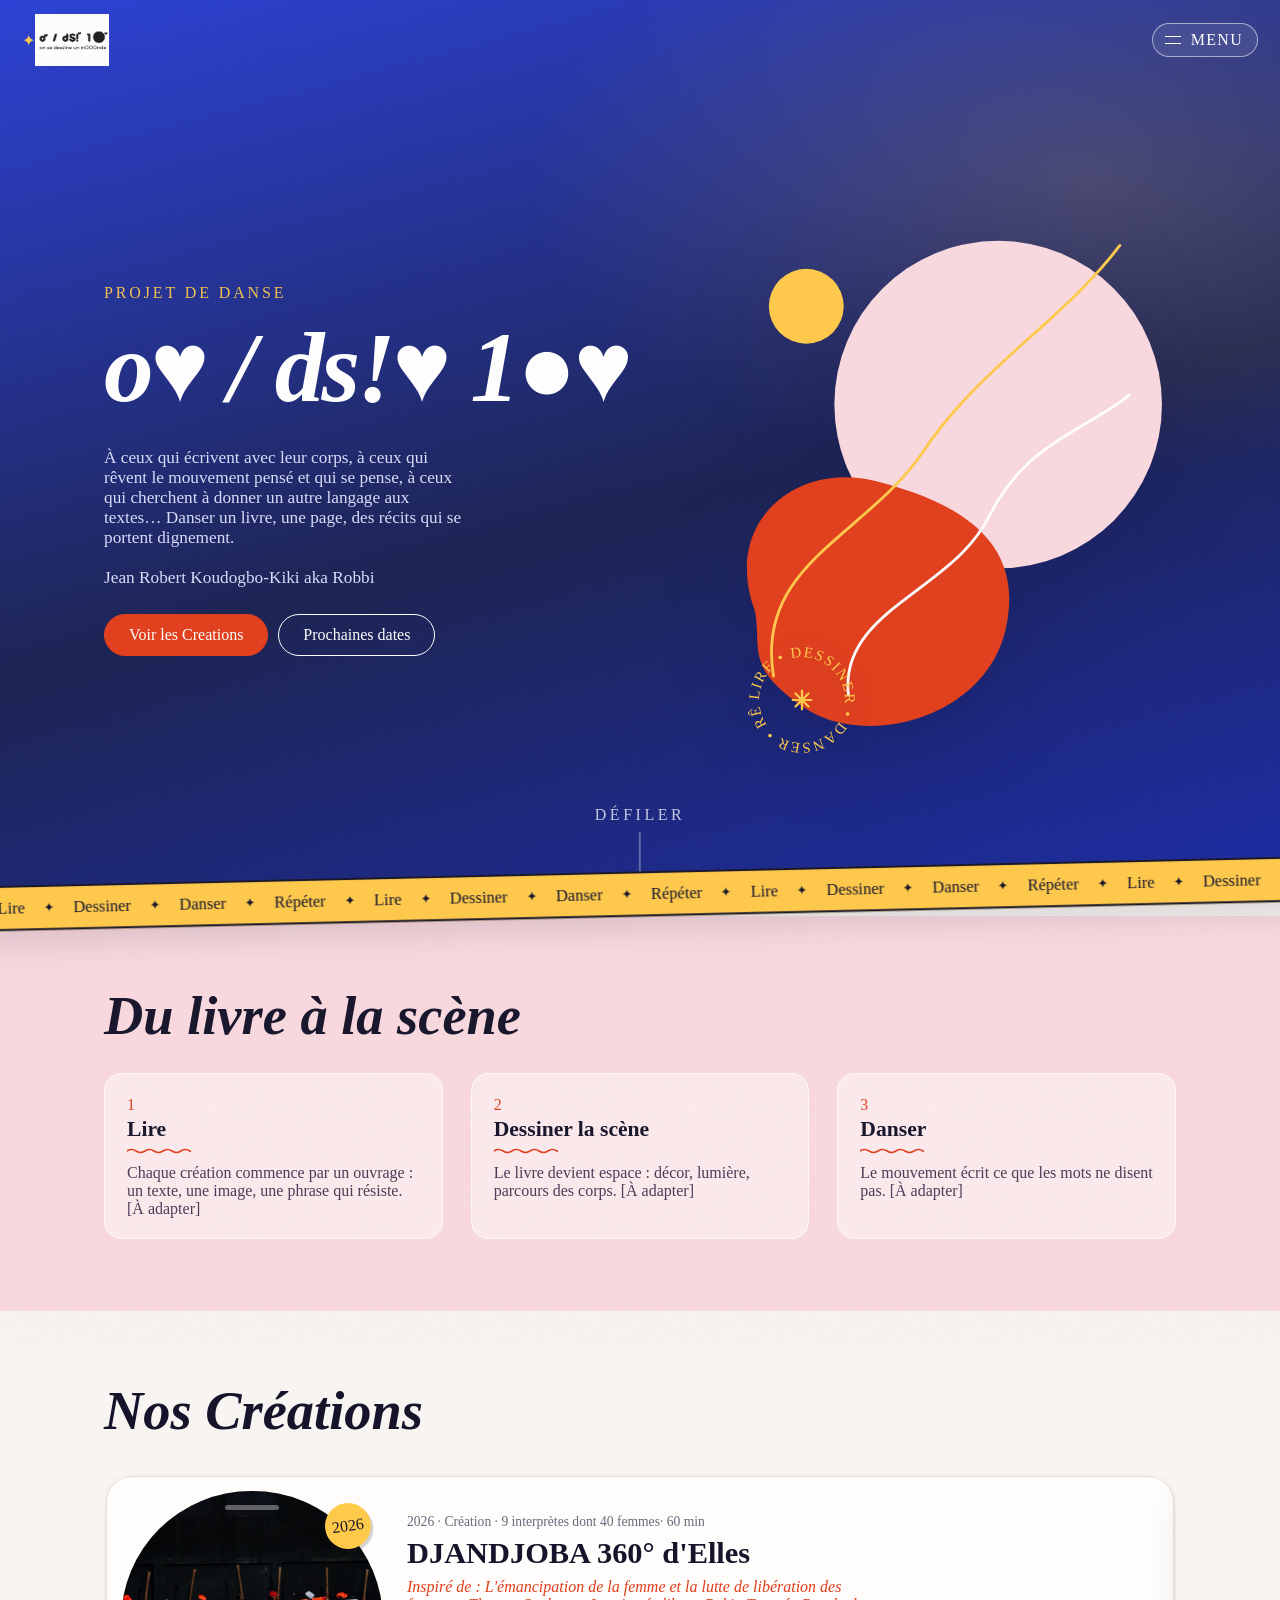
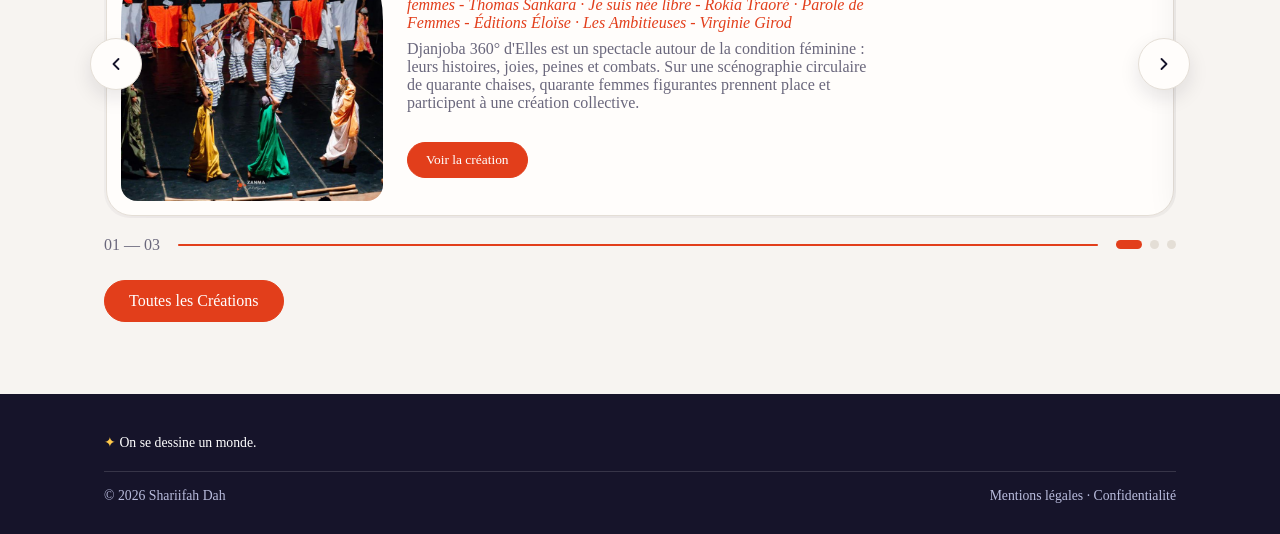
<file: index.html>
<!DOCTYPE html>
<html lang="fr">
<head>
<meta charset="utf-8">
<meta name="viewport" content="width=device-width, initial-scale=1">
<title>On se dessine un monde | Chorégraphes & danseurs</title>
<meta name="description" content="On se dessine un monde : des chorégraphes et danseurs qui créent leurs scènes à partir d'ouvrages.">
<link rel="preconnect" href="https://fonts.googleapis.com">
<link rel="preconnect" href="https://fonts.gstatic.com" crossorigin>
<link href="https://fonts.googleapis.com/css2?family=Bodoni+Moda:ital,opsz,wght@0,6..96,500;0,6..96,700;1,6..96,500;1,6..96,700&family=Figtree:wght@400;500;600;700&display=swap" rel="stylesheet">
<link rel="stylesheet" href="style.css">
</head>
<body>
<div class="prog" aria-hidden="true"><i id="pi"></i></div>

<div class="top" id="top">
  <button class="logo" data-go="accueil">
  <img src="images/logo.jpeg" alt="On se dessine un monde" class="logo-img">
</button>
  <button class="burger" id="burger" aria-expanded="false" aria-controls="menu"><span class="lines"><i></i><i></i></span><span id="blabel">Menu</span></button>
</div>

<nav class="menu" id="menu" aria-label="Menu principal">
  <div class="menu-inner">
    <p class="menu-kicker">Navigation</p>
    <ul>
      <li><button data-go="accueil"><span>01</span>Accueil</button></li>
      <li><button data-go="galerie"><span>02</span>Galerie</button></li>
      <li><button data-go="creations"><span>03</span>Créations</button></li>
      <li><button data-go="lab-creation"><span>04</span>Laboratoire de création</button></li>
      <li><button data-go="ouvrages"><span>05</span>Ouvrages</button></li>
      <li><button data-go="collaboration"><span>09</span>collaboration</button></li>
      <li><button data-go="agenda"><span>06</span>Agenda</button></li>
      <li><button data-go="presse"><span>07</span>Presse</button></li>
      <li><button data-go="contact"><span>08</span>Contact</button></li>
    </ul>
    <div class="foot">
      <span> Onsedessineunmonde@gmail.com</span>
      <span>[+00 00 00 00 00]</span>
      <span>[Ouagadougou]</span>
    </div>
  </div>
</nav>

<main>
<!-- ACCUEIL -->
<section class="page" id="accueil">
  <div class="hero"><div class="wrap">
    <div>
      <p class="eyebrow">Projet de danse</p>
      <!--<h1><span><b>o♥ /</b></span><span><b>ds!♥</b></span><span><b>1●♥</b></span></h1>-->
      <h1 class="titre-dessin"><span><b>o♥ / ds!♥ 1●♥</b></span></h1>
      <p class="lead">À ceux qui écrivent avec leur corps, à ceux qui rêvent le mouvement pensé et qui se pense,
        à ceux qui cherchent à donner un autre langage aux textes… Danser un livre, une page, des récits qui se portent dignement. <br>
        <br>
        Jean Robert Koudogbo-Kiki aka Robbi
      </p>
      <div class="cta"><button class="btn" data-go="creations">Voir les Creations</button><button class="btn alt" data-go="agenda">Prochaines dates</button></div>
    </div>
    <svg class="scene" viewBox="0 0 500 560" role="img" aria-label="Formes découpées et traces de mouvement">
      <circle class="f1" cx="310" cy="210" r="175" fill="#F9D9DF"/>
      <circle class="f2" cx="105" cy="105" r="40" fill="#FFC94A"/>
      <path class="f3" d="M50 430c-35-95 45-160 130-138s160 62 138 158-150 128-215 84-45-64-53-104z" fill="#E23E1B"/>
      <path class="trace" pathLength="1" d="M70 500C50 380 170 350 230 260S380 120 440 40"/>
      <path class="trace t2" pathLength="1" d="M150 520C140 430 260 410 300 330S400 240 450 200"/>
    </svg>
  </div>
  <svg class="badge" viewBox="0 0 120 120" aria-hidden="true">
    <defs><path id="cir" d="M60,60 m-46,0 a46,46 0 1,1 92,0 a46,46 0 1,1 -92,0"/></defs>
    <text><textPath href="#cir">Lire • Dessiner • Danser • Rêver • </textPath></text>
    <path d="M60 50v20M50 60h20M53 53l14 14M67 53L53 67" stroke="currentColor" stroke-width="2.4" fill="none" stroke-linecap="round"/>
  </svg>
  <button class="cue" aria-label="Faire défiler vers le contenu"><span>Défiler</span><i></i></button>
  </div>

  <div class="bande" aria-hidden="true">
    <div class="bande-track">
      <div class="bande-grp">
        <b>Lire</b><em>✦</em><b>Dessiner</b><em>✦</em><b>Danser</b><em>✦</em><b>Répéter</b><em>✦</em>
        <b>Lire</b><em>✦</em><b>Dessiner</b><em>✦</em><b>Danser</b><em>✦</em><b>Répéter</b><em>✦</em>
        <b>Lire</b><em>✦</em><b>Dessiner</b><em>✦</em><b>Danser</b><em>✦</em><b>Répéter</b><em>✦</em>
      </div>
      <div class="bande-grp">
        <b>Lire</b><em>✦</em><b>Dessiner</b><em>✦</em><b>Danser</b><em>✦</em><b>Répéter</b><em>✦</em>
        <b>Lire</b><em>✦</em><b>Dessiner</b><em>✦</em><b>Danser</b><em>✦</em><b>Répéter</b><em>✦</em>
        <b>Lire</b><em>✦</em><b>Dessiner</b><em>✦</em><b>Danser</b><em>✦</em><b>Répéter</b><em>✦</em>
      </div>
    </div>
  </div>

  <div class="steps section"><div class="wrap">
    <h2 data-reveal>Du livre à la scène</h2>
    <div class="row" data-stagger>
      <div><span class="n">1</span><h3 class="squig">Lire</h3><p>Chaque création commence par un ouvrage : un texte, une image, une phrase qui résiste. [À adapter]</p></div>
      <div><span class="n">2</span><h3 class="squig">Dessiner la scène</h3><p>Le livre devient espace : décor, lumière, parcours des corps. [À adapter]</p></div>
      <div><span class="n">3</span><h3 class="squig">Danser</h3><p>Le mouvement écrit ce que les mots ne disent pas. [À adapter]</p></div>
    </div>
  </div></div>

  <div class="section"><div class="wrap">
    <h2 data-reveal>Nos Créations</h2>
    <div class="car" id="car" tabindex="0" aria-roledescription="carrousel" aria-label="Creations à la une">
      <div class="car-vp"><div class="car-track" id="car-track"></div></div>
      <button class="car-btn prev" id="car-prev" aria-label="Creations précédent"><svg width="20" height="20" viewBox="0 0 24 24" fill="none" stroke="currentColor" stroke-width="2.2" stroke-linecap="round" stroke-linejoin="round"><path d="M15 18l-6-6 6-6"/></svg></button>
      <button class="car-btn next" id="car-next" aria-label="creations suivant"><svg width="20" height="20" viewBox="0 0 24 24" fill="none" stroke="currentColor" stroke-width="2.2" stroke-linecap="round" stroke-linejoin="round"><path d="M9 6l6 6-6 6"/></svg></button>
      <div class="car-info">
        <span class="car-count" id="car-count">01 — 03</span>
        <div class="car-prog"><i id="car-prog-i"></i></div>
        <div class="car-dots" id="car-dots"></div>
      </div>
    </div>
    <div class="cta" data-reveal><button class="btn" data-go="creations">Toutes les Créations</button></div>
  </div></div>
</section>

<!-- COMPAGNIE -->
<section class="page" id="galerie">
  <div class="phead c-verm"><div class="wrap"><p class="eyebrow">Les galeries</p><h2>La galerie</h2><p>[Une phrase qui résume votre projet artistique.]</p></div></div>
  <div class="section"><div class="wrap split">
    <div data-reveal="left">
      <p>[Présentez les images : Les differents projets realisés par la compagnie.]</p>
    </div>
    <div class="gallery" data-stagger>
      <!-- Photo : ajoutez style="background-image:url('images/compagnie.jpg')" -->
      <div class="ph">Photo</div>
      <div class="ph">Photo</div>
      <div class="ph">Photo</div>
    </div>
  </div></div>
</section>

<!-- CREATION -->
<section class="page" id="creations">
  <div class="phead c-bleu"><div class="wrap"><p class="eyebrow">Le répertoire</p><h2>des créations</h2><p>[Introduction : le répertoire de la compagnie.]</p></div></div>
  <div class="section"><div class="wrap"><div class="grid cards tight" id="list-creations" data-stagger></div></div></div>
</section>

<!-- LABORATOIRE DE CREATION -->
<section class="page" id="lab-creation">
  <div class="phead c-bleu"><div class="wrap"><p class="eyebrow">Le laboratoire</p><h2>des créations</h2><p>[Introduction : le laboratoire de création du projet de danse.]</p></div></div>
  <div class="section"><div class="wrap"><div class="grid cards tight" id="list-lab-creation" data-stagger></div></div></div>
</section>

<!-- OUVRAGES -->
<section class="page" id="ouvrages">
  <div class="phead c-ink"><div class="wrap"><p class="eyebrow">Sources</p><h2>Ouvrages</h2><p>Chaque spectacle naît d'une lecture. Voici les ouvrages qui nourrissent nos scènes. [À adapter]</p></div></div>
  <div class="section"><div class="wrap" id="list-ouvrages" data-stagger></div></div>
</section>

<!-- AGENDA -->
<section class="page" id="agenda">
  <div class="phead c-bleu"><div class="wrap"><p class="eyebrow">Dates</p><h2>Agenda</h2><p>Retrouvez-nous sur scène.</p></div></div>
  <div class="section"><div class="wrap" id="list-agenda" data-stagger></div></div>
</section>

<!-- COLLABORATION -->
<section class="page" id="collaboration">
  <div class="phead c-verm"><div class="wrap"><p class="eyebrow">La collaboration</p><h2>Collaborations</h2><p>[Une phrase qui résume votre projet artistique.]</p></div></div>
  <div class="section"><div class="wrap split">
    <div data-reveal="left">
      <p>[Présentez les collaboration : Les differentes personnes avec qui ont a collaborer sur le projet.]</p>
      <p>[Deuxième paragraphe : les artistes, les partenaires, les lieux de résidence.]</p>
      <h3 class="block-title squig" data-reveal>Les artistes</h3>
      <p>[Prénom Nom], chorégraphe. [Prénom Nom], danseur·se. [Biographies à ajouter]</p>
    </div>
    <div class="gallery" data-stagger>
      <!-- Photo : ajoutez style="background-image:url('images/compagnie.jpg')" -->
      <div class="ph">Photo</div>
      <div class="ph">Photo</div>
      <div class="ph">Photo</div>
    </div>
  </div></div>
</section>

<!-- PRESSE -->
<section class="page" id="presse">
  <div class="phead c-verm"><div class="wrap"><p class="eyebrow">Échos</p><h2>Presse</h2><p>Ce qu'on dit de notre travail.</p></div></div>
  <div class="section"><div class="wrap">
    <div class="grid tight" data-stagger>
      <blockquote><p class="q">« [Extrait de presse ou avis de spectateur.] »</p><cite>[Média ou nom]</cite></blockquote>
      <blockquote><p class="q">« [Deuxième extrait.] »</p><cite>[Média ou nom]</cite></blockquote>
    </div>
    <h3 class="block-title squig" data-reveal>Dossiers à télécharger</h3>
    <p data-reveal><a href="#">Dossier de présentation (PDF)</a> · <a href="#">Fiche technique (PDF)</a></p>
  </div></div>
</section>

<!-- CONTACT -->
<section class="page" id="contact">
  <div class="phead c-ink"><div class="wrap"><p class="eyebrow">Écrire</p><h2>Contact</h2><p>Programmation, résidence, atelier : écrivez-nous.</p></div></div>
  <div class="section"><div class="wrap split">
    <div data-reveal="left">
      <p>[contact@exemple.fr]<br>[+00 00 00 00 00]<br>[Adresse de la compagnie]</p>
    </div>
    <!-- Remplacez VOTRE_ID par l'identifiant Formspree -->
    <form data-reveal="right" action="https://formspree.io/f/VOTRE_ID" method="POST">
      <label>Nom<input name="nom" required></label>
      <label>E-mail<input type="email" name="email" required></label>
      <label>Sujet<select name="sujet"><option>Programmation</option><option>Atelier / formation</option><option>Autre</option></select></label>
      <label>Message<textarea name="message" required></textarea></label>
      <button class="btn" type="submit">Envoyer</button>
    </form>
  </div></div>
</section>
</main>

<button class="haut" id="haut" aria-label="Revenir en haut de page"><svg width="18" height="18" viewBox="0 0 24 24" fill="none" stroke="currentColor" stroke-width="2.2" stroke-linecap="round" stroke-linejoin="round"><path d="M18 15l-6-6-6 6"/></svg></button>

<footer><div class="wrap">
  <p class="f-word">On se dessine un monde.</p>
  <div class="frow"><span>© <span id="y"></span> Shariifah Dah</span><span>Mentions légales · Confidentialité</span></div>
</div></footer>

<script>
/* ===== CONTENU : modifiez ces listes, le site se met à jour tout seul =====
   Pour une IMAGE : mettez la photo dans un dossier "images" à côté de ce fichier,
   puis écrivez son chemin : image:"images/spectacle1.jpg" (laissez "" pour aucune image).
   "inspire" = titre EXACT de l'ouvrage qui a inspiré le spectacle (liste OUVRAGES).
   Ces listes alimentent le carrousel de l'accueil ET la page CREATION. */
   const CREATION=[
  {titre:"DJANDJOBA 360° d'Elles",annee:"2026",infos:"Création · 9 interprètes dont 40 femmes· 60 min",texte:"Djanjoba 360° d'Elles est un spectacle autour de la condition féminine : leurs histoires, joies, peines et combats. Sur une scénographie circulaire de quarante chaises, quarante femmes figurantes prennent place et participent à une création collective.",image:"images/djandjoba.jpeg",inspire:"L'émancipation de la femme et la lutte de libération des femmes - Thomas Sankara · Je suis née libre - Rokia Traoré · Parole de Femmes - Éditions Éloïse · Les Ambitieuses - Virginie Girod"},
  {titre:"Titre de la création 2",annee:"2023",infos:"Duo · 45 min",texte:"[Résumé de la création en deux phrases.]",image:"",inspire:"Titre de l'ouvrage 2"},
  {titre:"Titre de la création 3",annee:"2021",infos:"Solo · 35 min",texte:"[Résumé de la création en deux phrases.]",image:"",inspire:"Titre de l'ouvrage 1"}
];
const LABORATOIRE_DE_CREATION=[
  {titre:"Titre du laboratoire 1",annee:"2025",infos:"Création · 6 interprètes · 60 min",texte:"[Résumé du spectacle en deux phrases.]",image:"",inspire:"Titre de l'ouvrage 1"},
  {titre:"Titre du laboratoire 2",annee:"2023",infos:"Duo · 45 min",texte:"[Résumé du spectacle en deux phrases.]",image:"",inspire:"Titre de l'ouvrage 2"},
  {titre:"Titre du laboratoire 3",annee:"2021",infos:"Solo · 35 min",texte:"[Résumé du spectacle en deux phrases.]",image:"",inspire:"Titre de l'ouvrage 1"}
];
const OUVRAGES=[
  {titre:"Titre de l'ouvrage 1",auteur:"[Auteur]",annee:"[Année]",texte:"[Ce que cet ouvrage apporte aux scènes : un texte, une image, une atmosphère.]",image:""},
  {titre:"Titre de l'ouvrage 2",auteur:"[Auteur]",annee:"[Année]",texte:"[Ce que cet ouvrage apporte aux scènes.]",image:""}
];
const AGENDA=[
  {jour:"12",mois:"Nov 2026",titre:"Titre de la création 1",lieu:"[Théâtre, Ville]",lien:"#"},
  {jour:"03",mois:"Déc 2026",titre:"Titre de la création 1",lieu:"[Théâtre, Ville]",lien:"#"},
  {jour:"21",mois:"Jan 2027",titre:"Titre de la création 2",lieu:"[Théâtre, Ville]",lien:"#"}
];

/* ===== Code du site (pas besoin d'y toucher) ===== */
const $=s=>document.querySelector(s);
const RM=matchMedia('(prefers-reduced-motion: reduce)').matches;
const bg=u=>u?` style="background-image:url('${u}')"`:'';
const card=s=>`<article class="card"><div class="img"${bg(s.image)}><span class="sticker">${s.annee}</span>${s.image?'':s.titre}</div><div class="meta">${s.annee} · ${s.infos}</div><h3>${s.titre}</h3>${s.inspire?`<p class="insp">Inspiré de : ${s.inspire}</p>`:''}<p>${s.texte}</p></article>`;
const slide=s=>`<div class="car-slide"><article class="car-card"><div class="car-fig"${bg(s.image)}><span class="sticker">${s.annee}</span><span>${s.image?'':s.titre}</span></div><div class="car-body"><div class="meta">${s.annee} · ${s.infos}</div><h3>${s.titre}</h3>${s.inspire?`<p class="insp">Inspiré de : ${s.inspire}</p>`:''}<p>${s.texte}</p><div class="cta"><button class="btn sm" data-go="creations">Voir la création</button></div></div></article></div>`;

/* Rendus */
$('#list-creations').innerHTML=CREATION.map(card).join('');
$('#list-lab-creation').innerHTML=LABORATOIRE_DE_CREATION.map(card).join('');
$('#list-ouvrages').innerHTML=OUVRAGES.map(o=>{const l=CREATION.filter(x=>x.inspire===o.titre).map(x=>x.titre);return `<div class="book"><div class="cover"${bg(o.image)}>${o.image?'':o.titre}</div><div><h3>${o.titre}</h3><div style="color:var(--muted)">${o.auteur} · ${o.annee}</div><p>${o.texte}</p>${l.length?`<p class="insp">A inspiré : ${l.join(', ')}</p>`:''}</div></div>`}).join('');
$('#list-agenda').innerHTML=AGENDA.map(a=>`<div class="date"><div class="d">${a.jour}<small>${a.mois}</small></div><div><h3>${a.titre}</h3><p>${a.lieu}</p></div><a class="btn alt" href="${a.lien}">Réserver</a></div>`).join('');

/* Menu + navigation entre pages */
const pages=[...document.querySelectorAll('.page')],items=[...document.querySelectorAll('.menu li button')];
const body=document.body,burger=$('#burger');
function menu(open){body.classList.toggle('open-menu',open);burger.setAttribute('aria-expanded',open);$('#blabel').textContent=open?'Fermer':'Menu'}
burger.addEventListener('click',()=>menu(!body.classList.contains('open-menu')));
addEventListener('keydown',e=>{if(e.key==='Escape')menu(false)});

/* Révélations au scroll */
const io=new IntersectionObserver(es=>{es.forEach(en=>{if(en.isIntersecting){en.target.classList.add('in');io.unobserve(en.target)}})},{threshold:.15,rootMargin:'0px 0px -6% 0px'});
function rearm(p){p&&p.querySelectorAll('[data-reveal],[data-stagger]').forEach(el=>{el.classList.remove('in');io.observe(el)})}

function go(id){
  if(!document.getElementById(id))id='accueil';
  pages.forEach(p=>p.classList.toggle('on',p.id===id));
  items.forEach(b=>b.dataset.go===id?b.setAttribute('aria-current','page'):b.removeAttribute('aria-current'));
  rearm(document.getElementById(id));
  menu(false);window.scrollTo(0,0);
}
document.addEventListener('click',e=>{const t=e.target.closest('[data-go]');if(t){e.preventDefault();location.hash=t.dataset.go;if(location.hash.slice(1)===t.dataset.go)go(t.dataset.go)}});
addEventListener('hashchange',()=>go(location.hash.slice(1)));

/* Défilement : en-tête, progression, retour en haut, parallaxe */
const topbar=$('#top'),pi=$('#pi'),haut=$('#haut'),scene=$('.scene');
let tick=false;
function onScroll(){
  const y=scrollY;
  topbar.classList.toggle('solid',y>60);
  const h=document.documentElement.scrollHeight-innerHeight;
  pi.style.transform=`scaleX(${h>0?y/h:0})`;
  haut.classList.toggle('show',y>560);
  if(!RM&&scene&&innerWidth>900&&y<innerHeight*1.2){scene.style.transform=`translateY(${y*-0.08}px)`}
  tick=false;
}
addEventListener('scroll',()=>{if(!tick){tick=true;requestAnimationFrame(onScroll)}},{passive:true});
onScroll();
haut.addEventListener('click',()=>scrollTo({top:0,behavior:RM?'auto':'smooth'}));
const cue=$('.cue');cue&&cue.addEventListener('click',()=>{const s=$('.steps');s&&s.scrollIntoView({behavior:RM?'auto':'smooth'})});

/* ===== Carrousel des créations ===== */
const N=CREATION.length;
const car=$('#car'),track=$('#car-track'),dots=$('#car-dots'),count=$('#car-count'),cpi=$('#car-prog-i'),vp=car.querySelector('.car-vp');
track.innerHTML=CREATION.map(slide).join('');
dots.innerHTML=CREATION.map((_,k)=>`<button class="car-dot" aria-label="Aller au spectacle ${k+1}"></button>`).join('');
const dotEls=[...dots.children];
let ci=0,ctimer=null,holding=false;
function carGo(k,user){
  ci=(k+N)%N;
  track.style.transform=`translateX(-${ci*100}%)`;
  dotEls.forEach((d,i)=>d.classList.toggle('on',i===ci));
  count.textContent=String(ci+1).padStart(2,'0')+' — '+String(N).padStart(2,'0');
  if(!RM){cpi.classList.remove('run');void cpi.offsetWidth;if(!holding)cpi.classList.add('run')}
  if(user)restart();
}
function restart(){if(RM||N<2)return;clearInterval(ctimer);ctimer=setInterval(()=>carGo(ci+1),5600)}
function hold(){holding=true;clearInterval(ctimer);cpi.classList.remove('run')}
function release(){holding=false;if(!RM){cpi.classList.remove('run');void cpi.offsetWidth;cpi.classList.add('run')}restart()}
car.addEventListener('mouseenter',hold);
car.addEventListener('mouseleave',release);
car.addEventListener('focusin',hold);
car.addEventListener('focusout',release);
$('#car-prev').addEventListener('click',()=>carGo(ci-1,true));
$('#car-next').addEventListener('click',()=>carGo(ci+1,true));
dotEls.forEach((d,i)=>d.addEventListener('click',()=>carGo(i,true)));
car.addEventListener('keydown',e=>{if(e.key==='ArrowLeft'){e.preventDefault();carGo(ci-1,true)}if(e.key==='ArrowRight'){e.preventDefault();carGo(ci+1,true)}});
let sx=null,dragged=false;
/*vp.addEventListener('pointerdown',e=>{sx=e.clientX;dragged=false;vp.classList.add('drag');try{vp.setPointerCapture(e.pointerId)}catch(_){}});*/
vp.addEventListener('pointerdown',e=>{if(e.target.closest('button,a'))return;sx=e.clientX;dragged=false;vp.classList.add('drag');try{vp.setPointerCapture(e.pointerId)}catch(_){}});
vp.addEventListener('pointermove',e=>{if(sx!==null&&Math.abs(e.clientX-sx)>8)dragged=true});
vp.addEventListener('pointerup',e=>{if(sx===null)return;const dx=e.clientX-sx;vp.classList.remove('drag');if(Math.abs(dx)>45){dx<0?carGo(ci+1,true):carGo(ci-1,true)}sx=null;setTimeout(()=>{dragged=false},50)});
vp.addEventListener('pointercancel',()=>{sx=null;vp.classList.remove('drag')});
vp.addEventListener('click',e=>{if(dragged){e.preventDefault();e.stopPropagation()}},true);
carGo(0);restart();

go(location.hash.slice(1)||'accueil');
$('#y').textContent=new Date().getFullYear();
</script>
</body>
</html>
</file>
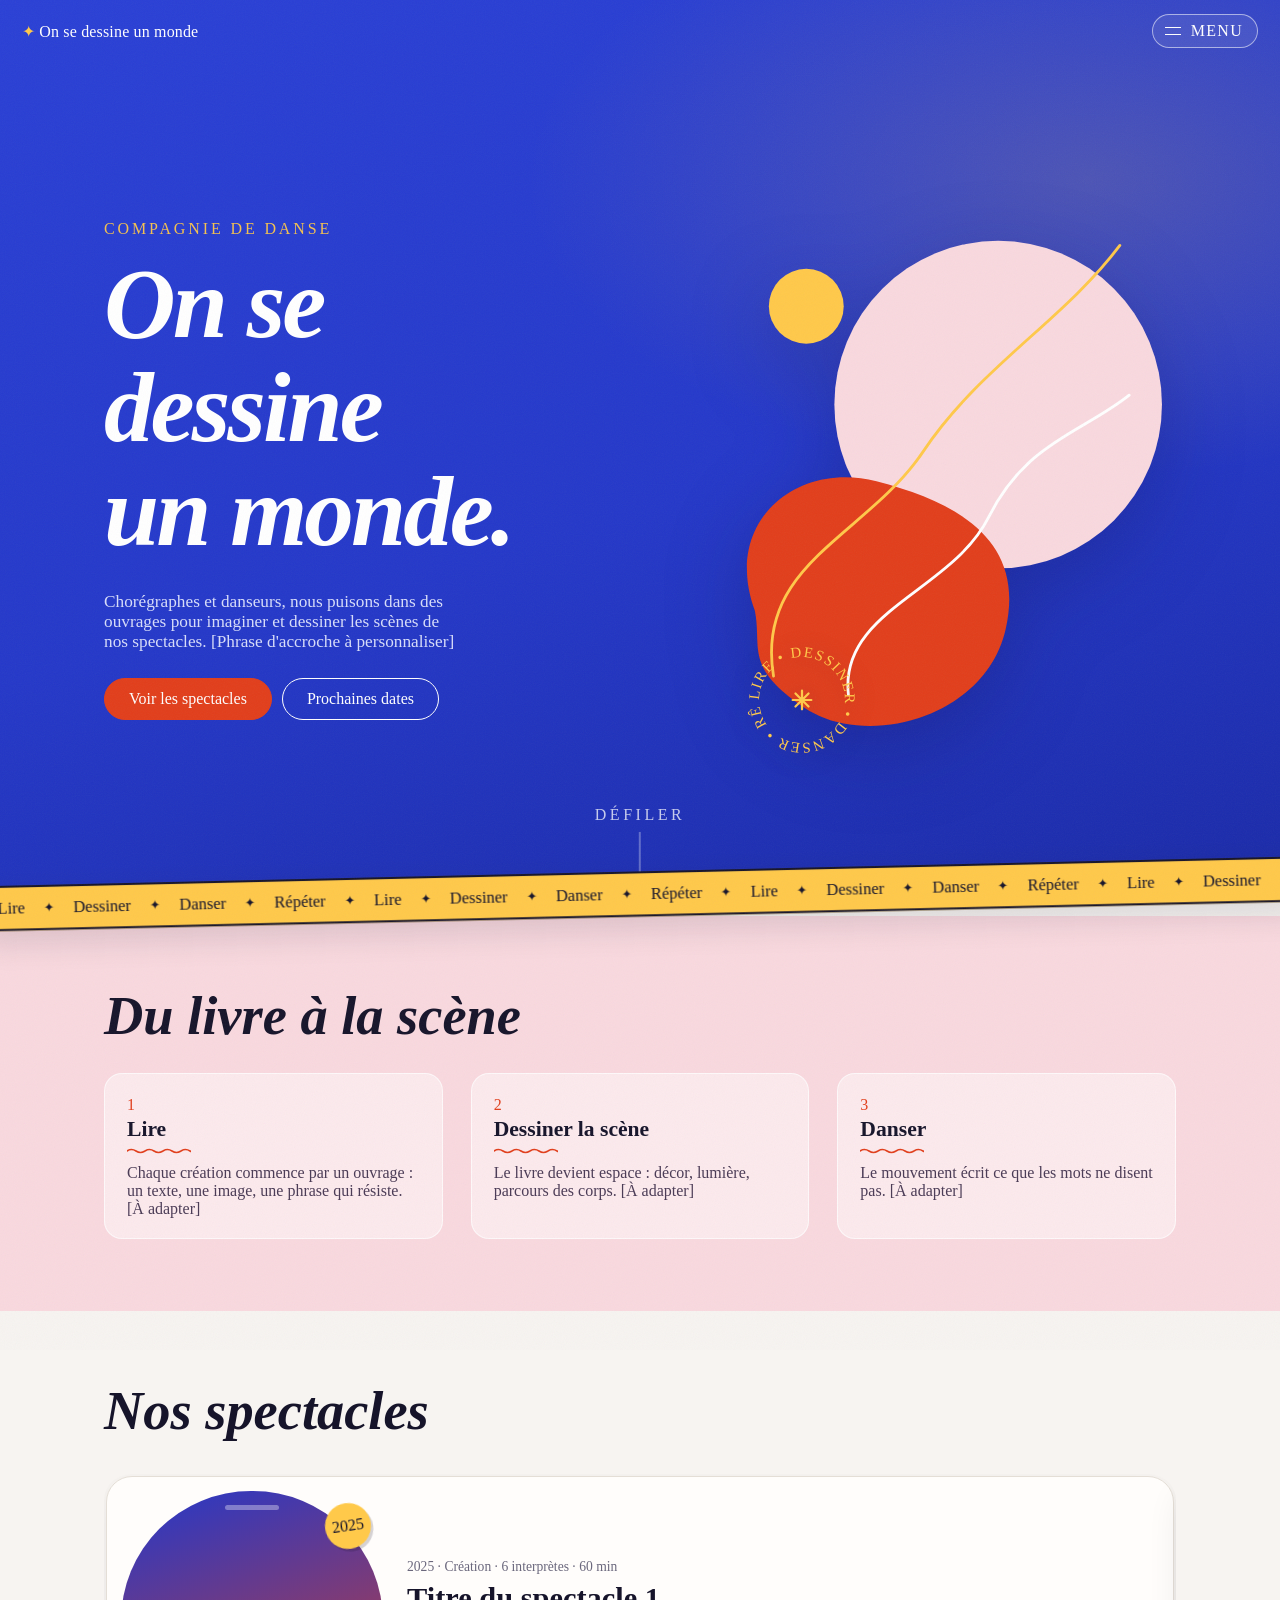
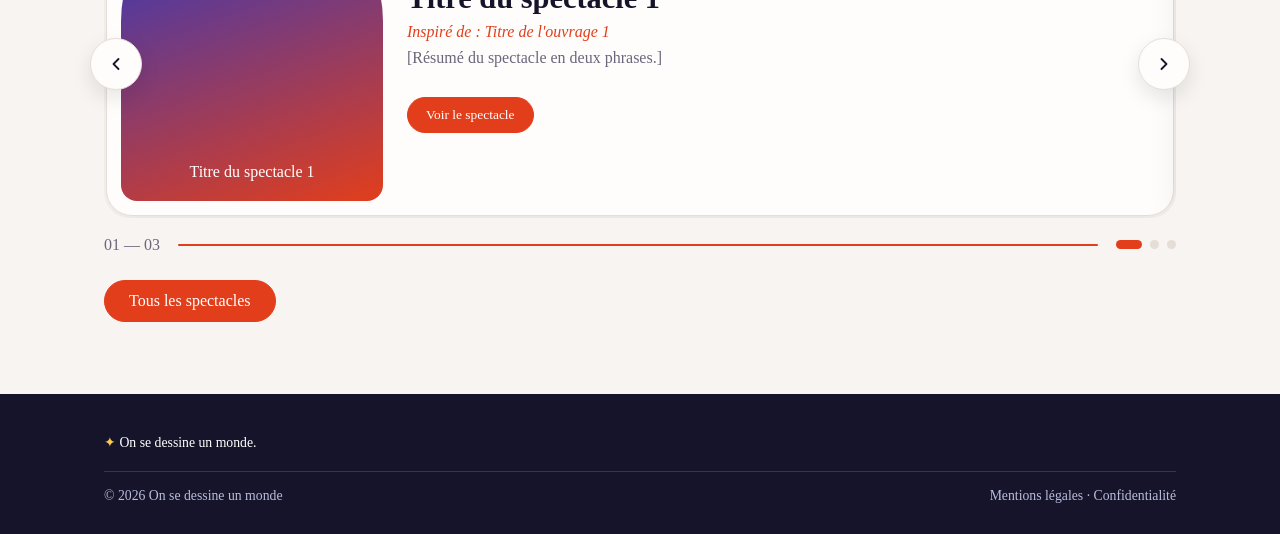
<file: on-se-dessine-un-monde/index.html>
<!DOCTYPE html>
<html lang="fr">
<head>
<meta charset="utf-8">
<meta name="viewport" content="width=device-width, initial-scale=1">
<title>On se dessine un monde | Chorégraphes & danseurs</title>
<meta name="description" content="On se dessine un monde : des chorégraphes et danseurs qui créent leurs scènes à partir d'ouvrages.">
<link rel="preconnect" href="https://fonts.googleapis.com">
<link rel="preconnect" href="https://fonts.gstatic.com" crossorigin>
<link href="https://fonts.googleapis.com/css2?family=Bodoni+Moda:ital,opsz,wght@0,6..96,500;0,6..96,700;1,6..96,500;1,6..96,700&family=Figtree:wght@400;500;600;700&display=swap" rel="stylesheet">
<link rel="stylesheet" href="style.css">
</head>
<body>
<div class="prog" aria-hidden="true"><i id="pi"></i></div>

<div class="top" id="top">
  <button class="logo" data-go="accueil">On se dessine un monde</button>
  <button class="burger" id="burger" aria-expanded="false" aria-controls="menu"><span class="lines"><i></i><i></i></span><span id="blabel">Menu</span></button>
</div>

<nav class="menu" id="menu" aria-label="Menu principal">
  <div class="menu-inner">
    <p class="menu-kicker">Navigation</p>
    <ul>
      <li><button data-go="accueil"><span>01</span>Accueil</button></li>
      <li><button data-go="realisation"><span>02</span>Réalisations</button></li>
      <li><button data-go="spectacles"><span>03</span>Spectacles</button></li>
      <li><button data-go="ouvrages"><span>04</span>Ouvrages</button></li>
      <li><button data-go="agenda"><span>05</span>Agenda</button></li>
      <li><button data-go="presse"><span>06</span>Presse</button></li>
      <li><button data-go="contact"><span>07</span>Contact</button></li>
    </ul>
    <div class="foot">
      <span>[contact@exemple.fr]</span>
      <span>[+00 00 00 00 00]</span>
      <span>[Ouagadougou]</span>
    </div>
  </div>
</nav>

<main>
<!-- ACCUEIL -->
<section class="page" id="accueil">
  <div class="hero"><div class="wrap">
    <div>
      <p class="eyebrow">Compagnie de danse</p>
      <h1><span><b>On se</b></span><span><b>dessine</b></span><span><b>un monde.</b></span></h1>
      <p class="lead">Chorégraphes et danseurs, nous puisons dans des ouvrages pour imaginer et dessiner les scènes de nos spectacles. [Phrase d'accroche à personnaliser]</p>
      <div class="cta"><button class="btn" data-go="spectacles">Voir les spectacles</button><button class="btn alt" data-go="agenda">Prochaines dates</button></div>
    </div>
    <svg class="scene" viewBox="0 0 500 560" role="img" aria-label="Formes découpées et traces de mouvement">
      <circle class="f1" cx="310" cy="210" r="175" fill="#F9D9DF"/>
      <circle class="f2" cx="105" cy="105" r="40" fill="#FFC94A"/>
      <path class="f3" d="M50 430c-35-95 45-160 130-138s160 62 138 158-150 128-215 84-45-64-53-104z" fill="#E23E1B"/>
      <path class="trace" pathLength="1" d="M70 500C50 380 170 350 230 260S380 120 440 40"/>
      <path class="trace t2" pathLength="1" d="M150 520C140 430 260 410 300 330S400 240 450 200"/>
    </svg>
  </div>
  <svg class="badge" viewBox="0 0 120 120" aria-hidden="true">
    <defs><path id="cir" d="M60,60 m-46,0 a46,46 0 1,1 92,0 a46,46 0 1,1 -92,0"/></defs>
    <text><textPath href="#cir">Lire • Dessiner • Danser • Rêver • </textPath></text>
    <path d="M60 50v20M50 60h20M53 53l14 14M67 53L53 67" stroke="currentColor" stroke-width="2.4" fill="none" stroke-linecap="round"/>
  </svg>
  <button class="cue" aria-label="Faire défiler vers le contenu"><span>Défiler</span><i></i></button>
  </div>

  <div class="bande" aria-hidden="true">
    <div class="bande-track">
      <div class="bande-grp">
        <b>Lire</b><em>✦</em><b>Dessiner</b><em>✦</em><b>Danser</b><em>✦</em><b>Répéter</b><em>✦</em>
        <b>Lire</b><em>✦</em><b>Dessiner</b><em>✦</em><b>Danser</b><em>✦</em><b>Répéter</b><em>✦</em>
        <b>Lire</b><em>✦</em><b>Dessiner</b><em>✦</em><b>Danser</b><em>✦</em><b>Répéter</b><em>✦</em>
      </div>
      <div class="bande-grp">
        <b>Lire</b><em>✦</em><b>Dessiner</b><em>✦</em><b>Danser</b><em>✦</em><b>Répéter</b><em>✦</em>
        <b>Lire</b><em>✦</em><b>Dessiner</b><em>✦</em><b>Danser</b><em>✦</em><b>Répéter</b><em>✦</em>
        <b>Lire</b><em>✦</em><b>Dessiner</b><em>✦</em><b>Danser</b><em>✦</em><b>Répéter</b><em>✦</em>
      </div>
    </div>
  </div>

  <div class="steps section"><div class="wrap">
    <h2 data-reveal>Du livre à la scène</h2>
    <div class="row" data-stagger>
      <div><span class="n">1</span><h3 class="squig">Lire</h3><p>Chaque création commence par un ouvrage : un texte, une image, une phrase qui résiste. [À adapter]</p></div>
      <div><span class="n">2</span><h3 class="squig">Dessiner la scène</h3><p>Le livre devient espace : décor, lumière, parcours des corps. [À adapter]</p></div>
      <div><span class="n">3</span><h3 class="squig">Danser</h3><p>Le mouvement écrit ce que les mots ne disent pas. [À adapter]</p></div>
    </div>
  </div></div>

  <div class="section"><div class="wrap">
    <h2 data-reveal>Nos spectacles</h2>
    <div class="car" id="car" tabindex="0" aria-roledescription="carrousel" aria-label="Spectacles à la une">
      <div class="car-vp"><div class="car-track" id="car-track"></div></div>
      <button class="car-btn prev" id="car-prev" aria-label="Spectacle précédent"><svg width="20" height="20" viewBox="0 0 24 24" fill="none" stroke="currentColor" stroke-width="2.2" stroke-linecap="round" stroke-linejoin="round"><path d="M15 18l-6-6 6-6"/></svg></button>
      <button class="car-btn next" id="car-next" aria-label="Spectacle suivant"><svg width="20" height="20" viewBox="0 0 24 24" fill="none" stroke="currentColor" stroke-width="2.2" stroke-linecap="round" stroke-linejoin="round"><path d="M9 6l6 6-6 6"/></svg></button>
      <div class="car-info">
        <span class="car-count" id="car-count">01 — 03</span>
        <div class="car-prog"><i id="car-prog-i"></i></div>
        <div class="car-dots" id="car-dots"></div>
      </div>
    </div>
    <div class="cta" data-reveal><button class="btn" data-go="spectacles">Tous les spectacles</button></div>
  </div></div>
</section>

<!-- COMPAGNIE -->
<section class="page" id="realisation">
  <div class="phead c-verm"><div class="wrap"><p class="eyebrow">La compagnie</p><h2>Réalisations</h2><p>[Une phrase qui résume votre projet artistique.]</p></div></div>
  <div class="section"><div class="wrap split">
    <div data-reveal="left">
      <p>[Présentez les realisations : Les differents projets realisés par la compagnie.]</p>
      <p>[Deuxième paragraphe : les artistes, les partenaires, les lieux de résidence.]</p>
      <h3 class="block-title squig" data-reveal>Les artistes</h3>
      <p>[Prénom Nom], chorégraphe. [Prénom Nom], danseur·se. [Biographies à ajouter]</p>
    </div>
    <div class="gallery" data-stagger>
      <!-- Photo : ajoutez style="background-image:url('images/compagnie.jpg')" -->
      <div class="ph">Photo</div>
      <div class="ph">Photo</div>
      <div class="ph">Photo</div>
    </div>
  </div></div>
</section>

<!-- SPECTACLES -->
<section class="page" id="spectacles">
  <div class="phead c-bleu"><div class="wrap"><p class="eyebrow">Le répertoire</p><h2>Spectacles</h2><p>[Introduction : le répertoire de la compagnie.]</p></div></div>
  <div class="section"><div class="wrap"><div class="grid cards tight" id="list-spectacles" data-stagger></div></div></div>
</section>

<!-- OUVRAGES -->
<section class="page" id="ouvrages">
  <div class="phead c-ink"><div class="wrap"><p class="eyebrow">Sources</p><h2>Ouvrages</h2><p>Chaque spectacle naît d'une lecture. Voici les ouvrages qui nourrissent nos scènes. [À adapter]</p></div></div>
  <div class="section"><div class="wrap" id="list-ouvrages" data-stagger></div></div>
</section>

<!-- AGENDA -->
<section class="page" id="agenda">
  <div class="phead c-bleu"><div class="wrap"><p class="eyebrow">Dates</p><h2>Agenda</h2><p>Retrouvez-nous sur scène.</p></div></div>
  <div class="section"><div class="wrap" id="list-agenda" data-stagger></div></div>
</section>

<!-- PRESSE -->
<section class="page" id="presse">
  <div class="phead c-verm"><div class="wrap"><p class="eyebrow">Échos</p><h2>Presse</h2><p>Ce qu'on dit de notre travail.</p></div></div>
  <div class="section"><div class="wrap">
    <div class="grid tight" data-stagger>
      <blockquote><p class="q">« [Extrait de presse ou avis de spectateur.] »</p><cite>[Média ou nom]</cite></blockquote>
      <blockquote><p class="q">« [Deuxième extrait.] »</p><cite>[Média ou nom]</cite></blockquote>
    </div>
    <h3 class="block-title squig" data-reveal>Dossiers à télécharger</h3>
    <p data-reveal><a href="#">Dossier de présentation (PDF)</a> · <a href="#">Fiche technique (PDF)</a></p>
  </div></div>
</section>

<!-- CONTACT -->
<section class="page" id="contact">
  <div class="phead c-ink"><div class="wrap"><p class="eyebrow">Écrire</p><h2>Contact</h2><p>Programmation, résidence, atelier : écrivez-nous.</p></div></div>
  <div class="section"><div class="wrap split">
    <div data-reveal="left">
      <p>[contact@exemple.fr]<br>[+00 00 00 00 00]<br>[Adresse de la compagnie]</p>
    </div>
    <!-- Remplacez VOTRE_ID par l'identifiant Formspree -->
    <form data-reveal="right" action="https://formspree.io/f/VOTRE_ID" method="POST">
      <label>Nom<input name="nom" required></label>
      <label>E-mail<input type="email" name="email" required></label>
      <label>Sujet<select name="sujet"><option>Programmation</option><option>Atelier / formation</option><option>Autre</option></select></label>
      <label>Message<textarea name="message" required></textarea></label>
      <button class="btn" type="submit">Envoyer</button>
    </form>
  </div></div>
</section>
</main>

<button class="haut" id="haut" aria-label="Revenir en haut de page"><svg width="18" height="18" viewBox="0 0 24 24" fill="none" stroke="currentColor" stroke-width="2.2" stroke-linecap="round" stroke-linejoin="round"><path d="M18 15l-6-6-6 6"/></svg></button>

<footer><div class="wrap">
  <p class="f-word">On se dessine un monde.</p>
  <div class="frow"><span>© <span id="y"></span> On se dessine un monde</span><span>Mentions légales · Confidentialité</span></div>
</div></footer>

<script>
/* ===== CONTENU : modifiez ces listes, le site se met à jour tout seul =====
   Pour une IMAGE : mettez la photo dans un dossier "images" à côté de ce fichier,
   puis écrivez son chemin : image:"images/spectacle1.jpg" (laissez "" pour aucune image).
   "inspire" = titre EXACT de l'ouvrage qui a inspiré le spectacle (liste OUVRAGES).
   Ces listes alimentent le carrousel de l'accueil ET la page Spectacles. */
const SPECTACLES=[
  {titre:"Titre du spectacle 1",annee:"2025",infos:"Création · 6 interprètes · 60 min",texte:"[Résumé du spectacle en deux phrases.]",image:"",inspire:"Titre de l'ouvrage 1"},
  {titre:"Titre du spectacle 2",annee:"2023",infos:"Duo · 45 min",texte:"[Résumé du spectacle en deux phrases.]",image:"",inspire:"Titre de l'ouvrage 2"},
  {titre:"Titre du spectacle 3",annee:"2021",infos:"Solo · 35 min",texte:"[Résumé du spectacle en deux phrases.]",image:"",inspire:"Titre de l'ouvrage 1"}
];
const OUVRAGES=[
  {titre:"Titre de l'ouvrage 1",auteur:"[Auteur]",annee:"[Année]",texte:"[Ce que cet ouvrage apporte aux scènes : un texte, une image, une atmosphère.]",image:""},
  {titre:"Titre de l'ouvrage 2",auteur:"[Auteur]",annee:"[Année]",texte:"[Ce que cet ouvrage apporte aux scènes.]",image:""}
];
const AGENDA=[
  {jour:"12",mois:"Nov 2026",titre:"Titre du spectacle 1",lieu:"[Théâtre, Ville]",lien:"#"},
  {jour:"03",mois:"Déc 2026",titre:"Titre du spectacle 1",lieu:"[Théâtre, Ville]",lien:"#"},
  {jour:"21",mois:"Jan 2027",titre:"Titre du spectacle 2",lieu:"[Théâtre, Ville]",lien:"#"}
];

/* ===== Code du site (pas besoin d'y toucher) ===== */
const $=s=>document.querySelector(s);
const RM=matchMedia('(prefers-reduced-motion: reduce)').matches;
const bg=u=>u?` style="background-image:url('${u}')"`:'';
const card=s=>`<article class="card"><div class="img"${bg(s.image)}><span class="sticker">${s.annee}</span>${s.image?'':s.titre}</div><div class="meta">${s.annee} · ${s.infos}</div><h3>${s.titre}</h3>${s.inspire?`<p class="insp">Inspiré de : ${s.inspire}</p>`:''}<p>${s.texte}</p></article>`;
const slide=s=>`<div class="car-slide"><article class="car-card"><div class="car-fig"${bg(s.image)}><span class="sticker">${s.annee}</span><span>${s.image?'':s.titre}</span></div><div class="car-body"><div class="meta">${s.annee} · ${s.infos}</div><h3>${s.titre}</h3>${s.inspire?`<p class="insp">Inspiré de : ${s.inspire}</p>`:''}<p>${s.texte}</p><div class="cta"><button class="btn sm" data-go="spectacles">Voir le spectacle</button></div></div></article></div>`;

/* Rendus */
$('#list-spectacles').innerHTML=SPECTACLES.map(card).join('');
$('#list-ouvrages').innerHTML=OUVRAGES.map(o=>{const l=SPECTACLES.filter(x=>x.inspire===o.titre).map(x=>x.titre);return `<div class="book"><div class="cover"${bg(o.image)}>${o.image?'':o.titre}</div><div><h3>${o.titre}</h3><div style="color:var(--muted)">${o.auteur} · ${o.annee}</div><p>${o.texte}</p>${l.length?`<p class="insp">A inspiré : ${l.join(', ')}</p>`:''}</div></div>`}).join('');
$('#list-agenda').innerHTML=AGENDA.map(a=>`<div class="date"><div class="d">${a.jour}<small>${a.mois}</small></div><div><h3>${a.titre}</h3><p>${a.lieu}</p></div><a class="btn alt" href="${a.lien}">Réserver</a></div>`).join('');

/* Menu + navigation entre pages */
const pages=[...document.querySelectorAll('.page')],items=[...document.querySelectorAll('.menu li button')];
const body=document.body,burger=$('#burger');
function menu(open){body.classList.toggle('open-menu',open);burger.setAttribute('aria-expanded',open);$('#blabel').textContent=open?'Fermer':'Menu'}
burger.addEventListener('click',()=>menu(!body.classList.contains('open-menu')));
addEventListener('keydown',e=>{if(e.key==='Escape')menu(false)});

/* Révélations au scroll */
const io=new IntersectionObserver(es=>{es.forEach(en=>{if(en.isIntersecting){en.target.classList.add('in');io.unobserve(en.target)}})},{threshold:.15,rootMargin:'0px 0px -6% 0px'});
function rearm(p){p&&p.querySelectorAll('[data-reveal],[data-stagger]').forEach(el=>{el.classList.remove('in');io.observe(el)})}

function go(id){
  if(!document.getElementById(id))id='accueil';
  pages.forEach(p=>p.classList.toggle('on',p.id===id));
  items.forEach(b=>b.dataset.go===id?b.setAttribute('aria-current','page'):b.removeAttribute('aria-current'));
  rearm(document.getElementById(id));
  menu(false);window.scrollTo(0,0);
}
document.addEventListener('click',e=>{const t=e.target.closest('[data-go]');if(t){e.preventDefault();location.hash=t.dataset.go;if(location.hash.slice(1)===t.dataset.go)go(t.dataset.go)}});
addEventListener('hashchange',()=>go(location.hash.slice(1)));

/* Défilement : en-tête, progression, retour en haut, parallaxe */
const topbar=$('#top'),pi=$('#pi'),haut=$('#haut'),scene=$('.scene');
let tick=false;
function onScroll(){
  const y=scrollY;
  topbar.classList.toggle('solid',y>60);
  const h=document.documentElement.scrollHeight-innerHeight;
  pi.style.transform=`scaleX(${h>0?y/h:0})`;
  haut.classList.toggle('show',y>560);
  if(!RM&&scene&&innerWidth>900&&y<innerHeight*1.2){scene.style.transform=`translateY(${y*-0.08}px)`}
  tick=false;
}
addEventListener('scroll',()=>{if(!tick){tick=true;requestAnimationFrame(onScroll)}},{passive:true});
onScroll();
haut.addEventListener('click',()=>scrollTo({top:0,behavior:RM?'auto':'smooth'}));
const cue=$('.cue');cue&&cue.addEventListener('click',()=>{const s=$('.steps');s&&s.scrollIntoView({behavior:RM?'auto':'smooth'})});

/* ===== Carrousel des spectacles ===== */
const N=SPECTACLES.length;
const car=$('#car'),track=$('#car-track'),dots=$('#car-dots'),count=$('#car-count'),cpi=$('#car-prog-i'),vp=car.querySelector('.car-vp');
track.innerHTML=SPECTACLES.map(slide).join('');
dots.innerHTML=SPECTACLES.map((_,k)=>`<button class="car-dot" aria-label="Aller au spectacle ${k+1}"></button>`).join('');
const dotEls=[...dots.children];
let ci=0,ctimer=null,holding=false;
function carGo(k,user){
  ci=(k+N)%N;
  track.style.transform=`translateX(-${ci*100}%)`;
  dotEls.forEach((d,i)=>d.classList.toggle('on',i===ci));
  count.textContent=String(ci+1).padStart(2,'0')+' — '+String(N).padStart(2,'0');
  if(!RM){cpi.classList.remove('run');void cpi.offsetWidth;if(!holding)cpi.classList.add('run')}
  if(user)restart();
}
function restart(){if(RM||N<2)return;clearInterval(ctimer);ctimer=setInterval(()=>carGo(ci+1),5600)}
function hold(){holding=true;clearInterval(ctimer);cpi.classList.remove('run')}
function release(){holding=false;if(!RM){cpi.classList.remove('run');void cpi.offsetWidth;cpi.classList.add('run')}restart()}
car.addEventListener('mouseenter',hold);
car.addEventListener('mouseleave',release);
car.addEventListener('focusin',hold);
car.addEventListener('focusout',release);
$('#car-prev').addEventListener('click',()=>carGo(ci-1,true));
$('#car-next').addEventListener('click',()=>carGo(ci+1,true));
dotEls.forEach((d,i)=>d.addEventListener('click',()=>carGo(i,true)));
car.addEventListener('keydown',e=>{if(e.key==='ArrowLeft'){e.preventDefault();carGo(ci-1,true)}if(e.key==='ArrowRight'){e.preventDefault();carGo(ci+1,true)}});
let sx=null,dragged=false;
vp.addEventListener('pointerdown',e=>{sx=e.clientX;dragged=false;vp.classList.add('drag');try{vp.setPointerCapture(e.pointerId)}catch(_){}});
vp.addEventListener('pointermove',e=>{if(sx!==null&&Math.abs(e.clientX-sx)>8)dragged=true});
vp.addEventListener('pointerup',e=>{if(sx===null)return;const dx=e.clientX-sx;vp.classList.remove('drag');if(Math.abs(dx)>45){dx<0?carGo(ci+1,true):carGo(ci-1,true)}sx=null;setTimeout(()=>{dragged=false},50)});
vp.addEventListener('pointercancel',()=>{sx=null;vp.classList.remove('drag')});
vp.addEventListener('click',e=>{if(dragged){e.preventDefault();e.stopPropagation()}},true);
carGo(0);restart();

go(location.hash.slice(1)||'accueil');
$('#y').textContent=new Date().getFullYear();
</script>
</body>
</html>
</file>
<file: style.css>
/* ============================================================
   ON SE DESSINE UN MONDE — feuille de style enrichie
   Identité conservée : papier découpé, Bodoni Moda + Figtree,
   bleu / vermillon / rose / soleil.
   Nouveautés : révélations au scroll, carrousel, micro-
   interactions, ruban défilant, grain papier, transitions.
   ============================================================ */

/* ===== COULEURS & POLICES : modifiez ici ===== */
:root{
  --bg:#F7F4F1;
  --paper:#FFFDFB;
  --ink:#16142A;
  --muted:#6A677C;
  --line:#E4DED6;
  --bleu:#1A2151;
  --vermillon:#E23E1B;
  --rose:#F9D9DF;
  --soleil:#FFC94A;
  --serif:var(--font-bodoni),'Bodoni Moda',Georgia,serif;
  --sans:var(--font-figtree),'Figtree',system-ui,sans-serif;
  --ease:cubic-bezier(.22,.8,.2,1);
}
*,*::before,*::after{box-sizing:border-box}
html{scroll-behavior:smooth;scrollbar-width:thin;scrollbar-color:var(--muted) transparent}
body{
  margin:0;background:var(--bg);color:var(--ink);
  font:400 16px/1.65 var(--sans);
  overflow-x:clip;
}
/* ===== Logo de l'en-tête ===== */
.logo{display:flex;align-items:center}
.logo-img{height:52px;width:auto;display:block}
.logo-img{mix-blend-mode: multiply;}

/* ===== Titre dessiné (extrait du logo) ===== */
.hero h1.titre-dessin{margin:0 0 .28em}
.hero h1.titre-dessin img{display:block;width:min(88%,620px);height:auto}

h1,h2,h3{font-family:var(--serif);margin:0 0 .45em;font-weight:700;line-height:1.05}
h2{font-size:clamp(2rem,4.8vw,3.4rem);font-style:italic}
h3{font-size:1.35rem}
p{margin:0 0 1em;max-width:58ch}
a{color:inherit}
::selection{background:var(--soleil);color:var(--ink)}
:focus-visible{outline:3px solid var(--soleil);outline-offset:3px}
::-webkit-scrollbar{width:10px;height:10px}
::-webkit-scrollbar-thumb{background:var(--line);border-radius:99px;border:2.5px solid var(--bg)}
::-webkit-scrollbar-thumb:hover{background:var(--muted)}
::-webkit-scrollbar-track{background:transparent}

/* --- NOUVEAU : grain papier très subtil, posé sur toute la page --- */
body::after{
  content:"";position:fixed;inset:-50%;z-index:2000;pointer-events:none;opacity:.05;
  background-image:url("data:image/svg+xml,%3Csvg xmlns='http://www.w3.org/2000/svg' width='240' height='240'%3E%3Cfilter id='n'%3E%3CfeTurbulence type='fractalNoise' baseFrequency='0.9' numOctaves='2'/%3E%3C/filter%3E%3Crect width='100%25' height='100%25' filter='url(%23n)'/%3E%3C/svg%3E");
  animation:grain 9s steps(6) infinite;
}
@keyframes grain{
  0%,100%{transform:translate(0,0)}20%{transform:translate(-4%,3%)}
  40%{transform:translate(3%,-4%)}60%{transform:translate(-3%,-2%)}80%{transform:translate(4%,2%)}
}

/* --- NOUVEAU : barre de progression de lecture --- */
.prog{position:fixed;top:0;left:0;right:0;height:3px;z-index:80;pointer-events:none}
.prog i{display:block;height:100%;background:linear-gradient(90deg,var(--soleil),var(--vermillon));transform:scaleX(0);transform-origin:0 50%}

.wrap{max-width:1120px;margin:0 auto;padding:0 24px}
.eyebrow{
  display:inline-block;margin:0 0 14px;padding:0;
  font:600 .72rem/1 var(--sans);letter-spacing:.18em;text-transform:uppercase;
  color:var(--soleil);
}
.page .eyebrow{opacity:.95}
.hero .eyebrow{color:var(--soleil)}
.block-title{margin-top:2.2rem}

/* --- NOUVEAU : souligné « dessiné » qui se trace tout seul --- */
.squig::after{
  content:"";display:block;height:6px;width:64px;margin-top:7px;
  background:url("data:image/svg+xml,%3Csvg xmlns='http://www.w3.org/2000/svg' width='18' height='6' viewBox='0 0 18 6'%3E%3Cpath d='M0 3Q4.5 0 9 3T18 3' fill='none' stroke='%23E23E1B' stroke-width='1.6' stroke-linecap='round'/%3E%3C/svg%3E") repeat-x left center/18px 6px;
  transform:scaleX(0);transform-origin:left;
  transition:transform .7s var(--ease) .35s;
}
.in .squig::after,.squig.in::after,.page.on .squig::after{transform:scaleX(1)}

/* ===== En-tête ===== */
.top{
  position:fixed;top:0;left:0;right:0;z-index:60;
  display:flex;justify-content:space-between;align-items:center;
  padding:14px 22px;color:#fff;transition:background .3s,backdrop-filter .3s,box-shadow .3s
}
.top.solid{background:rgba(22,20,42,.92);backdrop-filter:blur(12px);box-shadow:0 8px 30px rgba(16,10,30,.18)}
.open-menu .top{background:transparent;box-shadow:none}
.logo{font:italic 700 1.05rem var(--serif);background:none;border:0;color:inherit;cursor:pointer;padding:0;letter-spacing:.01em;transition:opacity .25s}
.logo::before{content:"✦ ";color:var(--soleil);font-style:normal}
.logo:hover{opacity:.8}
.burger{
  display:flex;align-items:center;gap:10px;background:rgba(255,255,255,.08);
  border:1px solid rgba(255,255,255,.55);color:#fff;border-radius:999px;
  padding:7px 14px 7px 12px;font:600 .78rem var(--sans);letter-spacing:.08em;text-transform:uppercase;cursor:pointer;
  transition:background .25s,transform .2s
}
.burger:hover{background:rgba(255,255,255,.16)}
.burger:active{transform:scale(.95)}
.lines{width:16px;height:9px;position:relative}
.lines i{position:absolute;left:0;width:100%;height:1.5px;background:currentColor;transition:transform .35s,top .35s}
.lines i:first-child{top:0}.lines i:last-child{top:7px}
.open-menu .lines i:first-child{top:3.5px;transform:rotate(45deg)}
.open-menu .lines i:last-child{top:3.5px;transform:rotate(-45deg)}

/* ===== Menu compact ===== */
.menu{
  position:fixed;inset:0;z-index:50;
  background:linear-gradient(165deg,#1b2bb0 0%,var(--bleu) 48%,#16248a 100%);
  color:#fff;display:flex;align-items:flex-start;
  padding:92px 24px 28px;
  clip-path:circle(0 at calc(100% - 56px) 32px);
  visibility:hidden;
  transition:clip-path .7s cubic-bezier(.75,0,.2,1),visibility 0s .7s;
  overflow-y:auto
}
.open-menu .menu{
  clip-path:circle(160% at calc(100% - 56px) 32px);
  visibility:visible;
  transition:clip-path .7s cubic-bezier(.75,0,.2,1),visibility 0s
}
/* --- NOUVEAU : grand mot décoratif « dessiner » en fond --- */
.menu::before{
  content:"dessiner";position:absolute;bottom:-2%;right:-3%;
  font:italic 700 clamp(6rem,20vw,13rem)/1 var(--serif);
  color:rgba(255,255,255,.05);
  -webkit-text-stroke:1.5px rgba(255,255,255,.12);
  pointer-events:none;transform:rotate(-5deg);user-select:none;
}
.menu-inner{width:100%;max-width:920px;margin:0 auto;position:relative}
.menu-kicker{
  margin:0 0 22px;font:600 .72rem/1 var(--sans);
  letter-spacing:.2em;text-transform:uppercase;color:#C9D0F5
}
.menu ul{
  list-style:none;margin:0;padding:0;
  display:grid;grid-template-columns:1fr 1fr;gap:6px 48px
}
.menu li button{
  width:100%;display:flex;align-items:baseline;gap:12px;
  font:italic 700 clamp(1.35rem,2.6vw,1.9rem)/1.2 var(--serif);
  background:none;border:0;color:#fff;cursor:pointer;padding:8px 0;
  text-align:left;border-bottom:1px solid rgba(255,255,255,.14);
  transition:color .2s,transform .2s
}
.menu li button span{
  font:600 .7rem/1 var(--sans);font-style:normal;letter-spacing:.12em;
  color:var(--soleil);min-width:1.6rem
}
.menu li button:hover,.menu li button[aria-current]{color:var(--soleil);transform:translateX(6px)}
.menu .foot{
  display:flex;flex-wrap:wrap;gap:8px 22px;
  margin-top:28px;color:#C9D0F5;font-size:.88rem
}
/* --- NOUVEAU : entrée en cascade des liens du menu --- */
.menu li{opacity:0;transform:translateY(18px)}
.menu .foot{opacity:0}
.open-menu .menu li{animation:rvUp .55s var(--ease) forwards}
.open-menu .menu .foot{animation:rvUp .5s var(--ease) .5s forwards}
.open-menu .menu li:nth-child(1){animation-delay:.12s}
.open-menu .menu li:nth-child(2){animation-delay:.17s}
.open-menu .menu li:nth-child(3){animation-delay:.22s}
.open-menu .menu li:nth-child(4){animation-delay:.27s}
.open-menu .menu li:nth-child(5){animation-delay:.32s}
.open-menu .menu li:nth-child(6){animation-delay:.37s}
.open-menu .menu li:nth-child(7){animation-delay:.42s}

/* ===== Pages ===== */
.page{display:none}
.page.on{display:block;animation:pgIn .5s ease backwards}
@keyframes pgIn{from{opacity:0;transform:translateY(16px)}to{opacity:1;transform:none}}
.page.on .phead .eyebrow{animation:rvUp .6s var(--ease) .08s backwards}
.page.on .phead h2{animation:rvUp .6s var(--ease) .16s backwards}
.page.on .phead p{animation:rvUp .6s var(--ease) .26s backwards}

/* ===== Révélations au scroll ===== */
[data-reveal]{opacity:0;transform:translateY(28px);transition:opacity .75s var(--ease),transform .75s var(--ease)}
[data-reveal="left"]{transform:translateX(-36px)}
[data-reveal="right"]{transform:translateX(36px)}
[data-reveal="drop"]{transform:translateY(-22px) rotate(-2deg)}
[data-reveal="zoom"]{transform:scale(.93)}
[data-reveal].in{opacity:1;transform:none}
[data-stagger]:not(.in)>*{opacity:0;transform:translateY(26px)}
[data-stagger].in>*{animation:rvUp .7s var(--ease) backwards}
[data-stagger].in>*:nth-child(1){animation-delay:.05s}
[data-stagger].in>*:nth-child(2){animation-delay:.16s}
[data-stagger].in>*:nth-child(3){animation-delay:.27s}
[data-stagger].in>*:nth-child(4){animation-delay:.38s}
[data-stagger].in>*:nth-child(5){animation-delay:.49s}
[data-stagger].in>*:nth-child(6){animation-delay:.6s}
[data-stagger].in>*:nth-child(7){animation-delay:.71s}
[data-stagger].in>*:nth-child(8){animation-delay:.82s}
@keyframes rvUp{from{opacity:0;transform:translateY(26px)}to{opacity:1;transform:none}}

/* ===== Boutons ===== */
.btn{
  display:inline-block;font:700 .92rem var(--sans);
  background:var(--vermillon);color:#fff;border:1.5px solid var(--vermillon);
  border-radius:999px;padding:11px 24px;cursor:pointer;text-decoration:none;
  position:relative;overflow:hidden;
  transition:transform .25s,background .25s,box-shadow .25s,border-color .25s
}
.btn::before{
  content:"";position:absolute;top:0;bottom:0;left:-70%;width:50%;
  background:linear-gradient(105deg,transparent,rgba(255,255,255,.45),transparent);
  transform:skewX(-20deg);transition:left .55s ease;pointer-events:none
}
.btn:hover{transform:translateY(-1px);box-shadow:0 8px 18px rgba(226,62,27,.22)}
.btn:hover::before{left:130%}
.btn:active{transform:translateY(0) scale(.97)}
.btn.alt{background:none;border-color:currentColor;color:inherit;box-shadow:none}
.btn.alt::before{display:none}
.btn.alt:hover{background:rgba(255,255,255,.1);box-shadow:none}
.btn.sm{padding:9px 18px;font-size:.84rem}

/* ===== Sections ===== */
.section{padding:72px 0}
.phead{padding:128px 0 52px;color:#fff;position:relative}
.phead::after{
  content:"";position:absolute;left:0;right:0;bottom:-1px;height:18px;
  background:var(--bg);clip-path:ellipse(70% 100% at 50% 100%)
}
.phead h2{font-size:clamp(2.4rem,7vw,4.6rem);margin:0 0 .2em}
.phead p{font-size:1.05rem;margin:0;opacity:.9;max-width:46ch}
.c-bleu{background:var(--bleu)}.c-verm{background:var(--vermillon)}.c-ink{background:var(--ink)}

/* ===== Accueil ===== */
.hero{
  background:
    radial-gradient(ellipse 80% 60% at 85% 20%,rgba(255,201,74,.18),transparent 55%),
    linear-gradient(165deg,#2a40d6 0%,var(--bleu) 55%,#1a2aa8 100%);
  color:#fff;min-height:100svh;display:flex;align-items:center;overflow:hidden;position:relative
}
.hero .wrap{
  display:grid;grid-template-columns:1.1fr .9fr;gap:32px;align-items:center;
  padding-top:96px;padding-bottom:56px;width:100%
}
.hero h1{font-style:italic;font-size:clamp(2.8rem,8.2vw,6.2rem);letter-spacing:-.03em;margin:0 0 .28em}
.hero h1 span{display:block;overflow:hidden}
.hero h1 b{display:block;font-weight:700;animation:up .9s cubic-bezier(.2,.8,.2,1) both}
.hero h1 span:nth-child(2) b{animation-delay:.1s}
.hero h1 span:nth-child(3) b{animation-delay:.2s}
@keyframes up{from{transform:translateY(105%)}to{transform:none}}
.hero .eyebrow{animation:rvUp .6s var(--ease) .05s backwards}
.hero .lead{font-size:1.08rem;color:#D8DDFA;max-width:42ch;animation:rvUp .7s var(--ease) .35s backwards}
.hero .cta{animation:rvUp .7s var(--ease) .5s backwards}
.cta{display:flex;gap:10px;flex-wrap:wrap;margin-top:26px}
.scene{width:100%;height:auto;filter:drop-shadow(0 24px 40px rgba(10,16,70,.25));will-change:transform}
.scene .trace{fill:none;stroke:var(--soleil);stroke-width:3;stroke-linecap:round;stroke-dasharray:1;stroke-dashoffset:1;animation:dr 3s .5s ease forwards}
.scene .t2{stroke:#fff;animation-delay:1.2s}
@keyframes dr{to{stroke-dashoffset:0}}
/* --- NOUVEAU : les formes flottent doucement --- */
.scene .f1{animation:f1 7s ease-in-out infinite alternate;transform-box:fill-box;transform-origin:center}
.scene .f2{animation:f2 9s ease-in-out infinite alternate;transform-box:fill-box;transform-origin:center}
.scene .f3{animation:f3 14s ease-in-out infinite alternate;transform-box:fill-box;transform-origin:center}
@keyframes f1{to{transform:translateY(-14px) rotate(3deg)}}
@keyframes f2{to{transform:translateY(-10px) rotate(-8deg)}}
@keyframes f3{to{transform:rotate(5deg) scale(1.02)}}

/* --- NOUVEAU : badge circulaire rotatif --- */
.badge{
  position:absolute;left:auto;right:33%;bottom:16%;width:112px;height:112px;
  color:var(--soleil);z-index:2;pointer-events:none;
  filter:drop-shadow(0 4px 12px rgba(10,16,70,.3));
  animation:rot 16s linear infinite;
}
@keyframes rot{to{transform:rotate(360deg)}}
.badge text{font:600 8.4px var(--sans);letter-spacing:1.6px;fill:currentColor;text-transform:uppercase}

/* --- NOUVEAU : invite au défilement --- */
.cue{
  position:absolute;bottom:22px;left:50%;transform:translateX(-50%);
  display:flex;flex-direction:column;align-items:center;gap:8px;z-index:2;
  color:rgba(255,255,255,.75);background:none;border:0;cursor:pointer;padding:6px;
  font:600 .68rem var(--sans);letter-spacing:.22em;text-transform:uppercase;
  transition:color .25s;
}
.cue:hover{color:#fff}
.cue i{position:relative;width:1.5px;height:40px;background:rgba(255,255,255,.3);overflow:hidden;display:block}
.cue i::after{content:"";position:absolute;left:0;top:-40%;width:100%;height:40%;background:var(--soleil);animation:cue 1.8s ease-in-out infinite}
@keyframes cue{0%{top:-40%}70%,100%{top:110%}}

/* --- NOUVEAU : ruban défilant soleil --- */
.bande{
  position:relative;z-index:3;margin-top:-28px;
  transform:rotate(-1.3deg) scale(1.03);
  background:var(--soleil);color:var(--ink);overflow:hidden;
  border-top:2px solid var(--ink);border-bottom:2px solid var(--ink);
  box-shadow:0 12px 30px rgba(22,20,42,.12);
}
.bande-track{display:flex;width:max-content;animation:bande 26s linear infinite;padding:11px 0}
.bande-grp{display:flex;flex-shrink:0;align-items:center}
.bande b{font:italic 700 1.05rem var(--serif);white-space:nowrap;padding:0 16px}
.bande em{font-style:normal;font-size:.8rem;padding:0 2px}
@keyframes bande{to{transform:translateX(-50%)}}

/* Étapes */
.steps{background:var(--rose)}
.steps .row{display:grid;grid-template-columns:repeat(3,1fr);gap:28px;margin-top:28px}
.steps .row > div{
  background:rgba(255,255,255,.45);border:1px solid rgba(255,255,255,.7);
  border-radius:18px;padding:22px 22px 20px;
  transition:transform .3s var(--ease),box-shadow .3s var(--ease),background .3s
}
.steps .row > div:hover{transform:translateY(-6px);background:rgba(255,255,255,.68);box-shadow:0 16px 34px rgba(22,20,42,.1)}
.steps .n{font:italic 700 2.6rem/1 var(--serif);color:var(--vermillon);display:block;transition:transform .3s var(--ease)}
.steps .row > div:hover .n{transform:rotate(-6deg) scale(1.08)}
.steps h3{margin-top:4px}
.steps p{color:#4A3A55;margin:0}

/* Cartes spectacles */
.grid{display:grid;grid-template-columns:repeat(3,1fr);gap:28px;margin-top:32px}
.grid.tight{margin-top:0}
.card{
  background:var(--paper);border:1px solid var(--line);border-radius:22px;
  padding:14px 14px 20px;position:relative;
  transition:transform .25s,box-shadow .25s
}
.card:hover{transform:translateY(-6px);box-shadow:0 18px 40px rgba(36,56,201,.13)}
.card .img{
  aspect-ratio:3/4;border-radius:999px 999px 10px 10px;
  background:linear-gradient(160deg,var(--bleu),var(--vermillon));
  background-size:cover;background-position:center;
  display:flex;align-items:flex-end;justify-content:center;padding:22px;
  text-align:center;color:#fff;font:italic 700 1.25rem var(--serif);margin-bottom:14px;
  position:relative;transition:background-size .6s var(--ease)
}
.card:hover .img{background-size:112%}
/* --- NOUVEAU : sticker année, façon papier collé --- */
.sticker{
  position:absolute;top:12px;right:12px;width:46px;height:46px;border-radius:50%;
  background:var(--soleil);color:var(--ink);display:grid;place-items:center;
  font:700 .82rem var(--sans);transform:rotate(-8deg);
  box-shadow:2px 3px 0 rgba(22,20,42,.18);transition:transform .35s var(--ease);z-index:1
}
.card:hover .sticker{transform:rotate(6deg) scale(1.08)}
.card .meta{color:var(--muted);font-size:.82rem;padding:0 6px}
.card h3{margin:4px 6px 8px}
.card p{margin:0 6px;color:var(--muted)}
.insp{font-style:italic;color:var(--vermillon)!important;margin-bottom:.5em!important}

/* ===== NOUVEAU : Carrousel des spectacles (accueil) ===== */
.car{margin-top:34px;position:relative;outline-offset:6px}
.car-vp{overflow:hidden;border-radius:26px;cursor:grab}
.car-vp.drag{cursor:grabbing}
.car-track{display:flex;transition:transform .65s var(--ease);will-change:transform}
.car-slide{flex:0 0 100%;min-width:100%;padding:2px}
.car-card{
  display:grid;grid-template-columns:290px 1fr;gap:0;
  background:var(--paper);border:1px solid var(--line);border-radius:26px;
  overflow:hidden;min-height:340px;
  box-shadow:0 12px 34px rgba(22,20,42,.07)
}
.car-fig{
  margin:14px;border-radius:130px 130px 16px 16px;
  background:linear-gradient(160deg,var(--bleu),var(--vermillon));
  background-size:cover;background-position:center;
  display:flex;align-items:flex-end;justify-content:center;text-align:center;
  padding:20px;color:#fff;font:italic 700 1.2rem var(--serif);min-height:280px;
  position:relative
}
.car-fig::after{
  content:"";position:absolute;top:14px;left:50%;transform:translateX(-50%);
  width:54px;height:5px;border-radius:99px;background:rgba(255,255,255,.35)
}
.car-body{padding:30px 34px 30px 10px;display:flex;flex-direction:column;justify-content:center}
.car-body .meta{color:var(--muted);font-size:.85rem;margin-bottom:8px}
.car-body h3{font-size:1.9rem;margin-bottom:.25em}
.car-body p{color:var(--muted)}
.car-body .cta{margin-top:14px}
.car-btn{
  position:absolute;top:50%;transform:translateY(-50%);
  width:52px;height:52px;border-radius:50%;
  background:var(--paper);border:1.5px solid var(--line);color:var(--ink);
  display:grid;place-items:center;cursor:pointer;z-index:2;
  transition:background .25s,color .25s,border-color .25s,transform .25s;
  box-shadow:0 8px 20px rgba(22,20,42,.1)
}
.car-btn:hover{background:var(--ink);border-color:var(--ink);color:#fff;transform:translateY(-50%) scale(1.06)}
.car-btn:active{transform:translateY(-50%) scale(.96)}
.car-btn.prev{left:-14px}
.car-btn.next{right:-14px}
.car-info{display:flex;align-items:center;gap:18px;margin-top:18px}
.car-count{font:italic 700 1rem var(--serif);color:var(--muted);white-space:nowrap}
.car-prog{flex:1;height:2px;background:var(--line);border-radius:99px;overflow:hidden}
.car-prog i{display:block;height:100%;background:var(--vermillon);transform:scaleX(0);transform-origin:0 50%}
.car-prog i.run{animation:carprog var(--car-ms,5600ms) linear forwards}
@keyframes carprog{from{transform:scaleX(0)}to{transform:scaleX(1)}}
.car-dots{display:flex;gap:8px}
.car-dot{width:9px;height:9px;border-radius:99px;background:var(--line);border:0;padding:0;cursor:pointer;transition:background .3s,width .3s}
.car-dot:hover{background:var(--muted)}
.car-dot.on{width:26px;background:var(--vermillon)}

.split{display:grid;grid-template-columns:1fr 1fr;gap:48px;align-items:start}
.gallery{display:grid;grid-template-columns:1fr 1fr;gap:14px}
.gallery .ph:first-child{grid-column:1 / -1;aspect-ratio:16/10;border-radius:18px}
.ph{
  aspect-ratio:3/4;border-radius:999px 999px 10px 10px;background:var(--rose);
  display:flex;align-items:center;justify-content:center;text-align:center;
  color:var(--muted);padding:18px;background-size:cover;background-position:center;
  border:1px solid var(--line);
  transition:transform .3s var(--ease),border-color .3s,box-shadow .3s
}
.ph:hover{transform:translateY(-5px) rotate(-1deg);border-color:var(--soleil);box-shadow:0 14px 30px rgba(22,20,42,.09)}

/* Ouvrages */
.book{
  display:grid;grid-template-columns:110px 1fr;gap:22px;padding:26px 0;
  border-bottom:1px solid var(--line)
}
.book:first-child{padding-top:0}
.book .cover{
  aspect-ratio:2/3;background:var(--bleu);border-radius:3px 8px 8px 3px;
  box-shadow:5px 5px 0 var(--soleil);
  display:flex;align-items:center;justify-content:center;color:#fff;
  font:italic 700 .95rem var(--serif);text-align:center;padding:10px;
  background-size:cover;background-position:center;
  position:relative;transition:transform .35s var(--ease),box-shadow .35s var(--ease)
}
.book .cover::before{content:"";position:absolute;left:8px;top:0;bottom:0;width:2px;background:rgba(255,255,255,.35)}
.book:hover .cover{transform:translateY(-5px) rotate(-1.5deg);box-shadow:8px 9px 0 var(--soleil)}
.book p{color:var(--muted)}

/* Agenda */
.date{
  display:grid;grid-template-columns:88px 1fr auto;gap:20px;align-items:center;
  padding:20px 8px;border-bottom:1px solid var(--line);
  transition:transform .3s var(--ease),border-color .3s
}
.date:hover{transform:translateX(8px);border-color:var(--vermillon)}
.date .d{font:italic 700 2.5rem/1 var(--serif);color:var(--bleu);transition:color .3s}
.date:hover .d{color:var(--vermillon)}
.date .d small{display:block;font:500 .78rem var(--sans);color:var(--muted);font-style:normal;margin-top:4px}
.date h3{margin:0}.date p{margin:0;color:var(--muted)}
.date .btn{color:var(--ink);border-color:var(--ink)}
.date .btn:hover{background:var(--ink);color:#fff}

/* Presse */
blockquote{
  margin:0;padding:30px 24px 26px;background:var(--paper);border:1px solid var(--line);
  border-radius:8px 8px 8px 42px;font:italic 500 1.25rem/1.4 var(--serif);
  box-shadow:0 10px 24px rgba(22,20,42,.04);position:relative;
  transition:transform .3s var(--ease),box-shadow .3s var(--ease)
}
blockquote:hover{transform:translateY(-4px);box-shadow:0 16px 34px rgba(22,20,42,.08)}
blockquote::before{
  content:"«";position:absolute;top:-4px;left:12px;
  font:italic 700 5rem/1 var(--serif);color:var(--rose);pointer-events:none
}
blockquote .q{position:relative;margin:0 0 .6em}
blockquote cite{display:block;font:500 .88rem var(--sans);font-style:normal;color:var(--muted)}

/* Contact */
form{display:grid;gap:14px;max-width:520px}
label{display:grid;gap:5px;font-weight:500;font-size:.9rem}
input,textarea,select{
  font:inherit;padding:12px 14px;border:1.5px solid var(--line);
  border-radius:10px;background:#fff;color:var(--ink);
  transition:border-color .25s,box-shadow .25s
}
input::placeholder,textarea::placeholder{color:#B7B3C6}
input:focus,textarea:focus,select:focus{
  outline:none;border-color:var(--bleu);
  box-shadow:0 0 0 4px rgba(255,201,74,.28)
}
textarea{min-height:130px}

/* Pied de page */
footer{background:var(--ink);color:#B9BCDD;padding:40px 0 30px;font-size:.86rem}
.f-word{
  font:italic 700 clamp(1.5rem,3.6vw,2.4rem)/1.15 var(--serif);
  color:#fff;margin:0 0 20px;max-width:none;
}
.f-word::before{content:"✦ ";color:var(--soleil);font-style:normal}
footer .frow{display:flex;justify-content:space-between;flex-wrap:wrap;gap:10px;border-top:1px solid rgba(255,255,255,.14);padding-top:16px}

/* --- NOUVEAU : bouton retour en haut --- */
.haut{
  position:fixed;right:22px;bottom:22px;z-index:40;
  width:48px;height:48px;border-radius:50%;
  background:var(--ink);color:#fff;border:1.5px solid var(--ink);
  display:grid;place-items:center;cursor:pointer;
  opacity:0;visibility:hidden;transform:translateY(14px);
  transition:opacity .35s,visibility .35s,transform .35s,background .25s,border-color .25s;
  box-shadow:0 10px 26px rgba(22,20,42,.28)
}
.haut.show{opacity:1;visibility:visible;transform:none}
.haut:hover{background:var(--vermillon);border-color:var(--vermillon);transform:translateY(-3px)}

/* ===== Responsive ===== */
@media(max-width:900px){
  .hero .wrap{grid-template-columns:1fr}
  .scene{max-width:340px;margin:0 auto}
  .steps .row,.grid,.split{grid-template-columns:1fr}
  .menu ul{grid-template-columns:1fr;gap:2px}
  .menu li button{font-size:1.45rem;padding:7px 0}
  .menu::before{font-size:8rem;bottom:0}
  .badge{width:84px;height:84px;left:auto;right:6%;bottom:4%}
  .car-btn{display:none}
  .car-card{grid-template-columns:1fr;min-height:0}
  .car-fig{min-height:230px;margin:12px}
  .car-body{padding:6px 22px 24px}
  .bande b{font-size:.95rem}
}
@media(max-width:600px){
  .date{grid-template-columns:70px 1fr}
  .date .btn{grid-column:1/-1;justify-self:start}
  .book{grid-template-columns:86px 1fr;gap:16px}
  .logo{max-width:58vw;text-align:left}
  .cue{display:none}
  .car-count{font-size:.9rem}
  .car-info{gap:12px}
  .haut{right:16px;bottom:16px;width:44px;height:44px}
}

/* ===== Accessibilité : mouvement réduit ===== */
@media(prefers-reduced-motion:reduce){
  *,*::before,*::after{animation-duration:.01ms!important;animation-iteration-count:1!important;transition-duration:.01ms!important}
  html{scroll-behavior:auto}
  .hero h1 b{transform:none;animation:none}
  .scene .trace{animation:none;stroke-dashoffset:0}
  [data-reveal],[data-stagger]>*,.menu li,.menu .foot{opacity:1!important;transform:none!important;animation:none!important}
  .badge,.bande-track,.cue i::after,.scene .f1,.scene .f2,.scene .f3{animation:none}
  .car-track{transition:none}
  .menu,.open-menu .menu,.menu li button{transition:none}
  .squig::after{transform:scaleX(1)}
}
</file>
<file: on-se-dessine-un-monde/style.css>
/* ============================================================
   ON SE DESSINE UN MONDE — feuille de style enrichie
   Identité conservée : papier découpé, Bodoni Moda + Figtree,
   bleu / vermillon / rose / soleil.
   Nouveautés : révélations au scroll, carrousel, micro-
   interactions, ruban défilant, grain papier, transitions.
   ============================================================ */

/* ===== COULEURS & POLICES : modifiez ici ===== */
:root{
  --bg:#F7F4F1;
  --paper:#FFFDFB;
  --ink:#16142A;
  --muted:#6A677C;
  --line:#E4DED6;
  --bleu:#2438C9;
  --vermillon:#E23E1B;
  --rose:#F9D9DF;
  --soleil:#FFC94A;
  --serif:var(--font-bodoni),'Bodoni Moda',Georgia,serif;
  --sans:var(--font-figtree),'Figtree',system-ui,sans-serif;
  --ease:cubic-bezier(.22,.8,.2,1);
}
*,*::before,*::after{box-sizing:border-box}
html{scroll-behavior:smooth;scrollbar-width:thin;scrollbar-color:var(--muted) transparent}
body{
  margin:0;background:var(--bg);color:var(--ink);
  font:400 16px/1.65 var(--sans);
  overflow-x:clip;
}
h1,h2,h3{font-family:var(--serif);margin:0 0 .45em;font-weight:700;line-height:1.05}
h2{font-size:clamp(2rem,4.8vw,3.4rem);font-style:italic}
h3{font-size:1.35rem}
p{margin:0 0 1em;max-width:58ch}
a{color:inherit}
::selection{background:var(--soleil);color:var(--ink)}
:focus-visible{outline:3px solid var(--soleil);outline-offset:3px}
::-webkit-scrollbar{width:10px;height:10px}
::-webkit-scrollbar-thumb{background:var(--line);border-radius:99px;border:2.5px solid var(--bg)}
::-webkit-scrollbar-thumb:hover{background:var(--muted)}
::-webkit-scrollbar-track{background:transparent}

/* --- NOUVEAU : grain papier très subtil, posé sur toute la page --- */
body::after{
  content:"";position:fixed;inset:-50%;z-index:2000;pointer-events:none;opacity:.05;
  background-image:url("data:image/svg+xml,%3Csvg xmlns='http://www.w3.org/2000/svg' width='240' height='240'%3E%3Cfilter id='n'%3E%3CfeTurbulence type='fractalNoise' baseFrequency='0.9' numOctaves='2'/%3E%3C/filter%3E%3Crect width='100%25' height='100%25' filter='url(%23n)'/%3E%3C/svg%3E");
  animation:grain 9s steps(6) infinite;
}
@keyframes grain{
  0%,100%{transform:translate(0,0)}20%{transform:translate(-4%,3%)}
  40%{transform:translate(3%,-4%)}60%{transform:translate(-3%,-2%)}80%{transform:translate(4%,2%)}
}

/* --- NOUVEAU : barre de progression de lecture --- */
.prog{position:fixed;top:0;left:0;right:0;height:3px;z-index:80;pointer-events:none}
.prog i{display:block;height:100%;background:linear-gradient(90deg,var(--soleil),var(--vermillon));transform:scaleX(0);transform-origin:0 50%}

.wrap{max-width:1120px;margin:0 auto;padding:0 24px}
.eyebrow{
  display:inline-block;margin:0 0 14px;padding:0;
  font:600 .72rem/1 var(--sans);letter-spacing:.18em;text-transform:uppercase;
  color:var(--soleil);
}
.page .eyebrow{opacity:.95}
.hero .eyebrow{color:var(--soleil)}
.block-title{margin-top:2.2rem}

/* --- NOUVEAU : souligné « dessiné » qui se trace tout seul --- */
.squig::after{
  content:"";display:block;height:6px;width:64px;margin-top:7px;
  background:url("data:image/svg+xml,%3Csvg xmlns='http://www.w3.org/2000/svg' width='18' height='6' viewBox='0 0 18 6'%3E%3Cpath d='M0 3Q4.5 0 9 3T18 3' fill='none' stroke='%23E23E1B' stroke-width='1.6' stroke-linecap='round'/%3E%3C/svg%3E") repeat-x left center/18px 6px;
  transform:scaleX(0);transform-origin:left;
  transition:transform .7s var(--ease) .35s;
}
.in .squig::after,.squig.in::after,.page.on .squig::after{transform:scaleX(1)}

/* ===== En-tête ===== */
.top{
  position:fixed;top:0;left:0;right:0;z-index:60;
  display:flex;justify-content:space-between;align-items:center;
  padding:14px 22px;color:#fff;transition:background .3s,backdrop-filter .3s,box-shadow .3s
}
.top.solid{background:rgba(22,20,42,.92);backdrop-filter:blur(12px);box-shadow:0 8px 30px rgba(16,10,30,.18)}
.open-menu .top{background:transparent;box-shadow:none}
.logo{font:italic 700 1.05rem var(--serif);background:none;border:0;color:inherit;cursor:pointer;padding:0;letter-spacing:.01em;transition:opacity .25s}
.logo::before{content:"✦ ";color:var(--soleil);font-style:normal}
.logo:hover{opacity:.8}
.burger{
  display:flex;align-items:center;gap:10px;background:rgba(255,255,255,.08);
  border:1px solid rgba(255,255,255,.55);color:#fff;border-radius:999px;
  padding:7px 14px 7px 12px;font:600 .78rem var(--sans);letter-spacing:.08em;text-transform:uppercase;cursor:pointer;
  transition:background .25s,transform .2s
}
.burger:hover{background:rgba(255,255,255,.16)}
.burger:active{transform:scale(.95)}
.lines{width:16px;height:9px;position:relative}
.lines i{position:absolute;left:0;width:100%;height:1.5px;background:currentColor;transition:transform .35s,top .35s}
.lines i:first-child{top:0}.lines i:last-child{top:7px}
.open-menu .lines i:first-child{top:3.5px;transform:rotate(45deg)}
.open-menu .lines i:last-child{top:3.5px;transform:rotate(-45deg)}

/* ===== Menu compact ===== */
.menu{
  position:fixed;inset:0;z-index:50;
  background:linear-gradient(165deg,#1b2bb0 0%,var(--bleu) 48%,#16248a 100%);
  color:#fff;display:flex;align-items:flex-start;
  padding:92px 24px 28px;
  clip-path:circle(0 at calc(100% - 56px) 32px);
  visibility:hidden;
  transition:clip-path .7s cubic-bezier(.75,0,.2,1),visibility 0s .7s;
  overflow-y:auto
}
.open-menu .menu{
  clip-path:circle(160% at calc(100% - 56px) 32px);
  visibility:visible;
  transition:clip-path .7s cubic-bezier(.75,0,.2,1),visibility 0s
}
/* --- NOUVEAU : grand mot décoratif « dessiner » en fond --- */
.menu::before{
  content:"dessiner";position:absolute;bottom:-2%;right:-3%;
  font:italic 700 clamp(6rem,20vw,13rem)/1 var(--serif);
  color:rgba(255,255,255,.05);
  -webkit-text-stroke:1.5px rgba(255,255,255,.12);
  pointer-events:none;transform:rotate(-5deg);user-select:none;
}
.menu-inner{width:100%;max-width:920px;margin:0 auto;position:relative}
.menu-kicker{
  margin:0 0 22px;font:600 .72rem/1 var(--sans);
  letter-spacing:.2em;text-transform:uppercase;color:#C9D0F5
}
.menu ul{
  list-style:none;margin:0;padding:0;
  display:grid;grid-template-columns:1fr 1fr;gap:6px 48px
}
.menu li button{
  width:100%;display:flex;align-items:baseline;gap:12px;
  font:italic 700 clamp(1.35rem,2.6vw,1.9rem)/1.2 var(--serif);
  background:none;border:0;color:#fff;cursor:pointer;padding:8px 0;
  text-align:left;border-bottom:1px solid rgba(255,255,255,.14);
  transition:color .2s,transform .2s
}
.menu li button span{
  font:600 .7rem/1 var(--sans);font-style:normal;letter-spacing:.12em;
  color:var(--soleil);min-width:1.6rem
}
.menu li button:hover,.menu li button[aria-current]{color:var(--soleil);transform:translateX(6px)}
.menu .foot{
  display:flex;flex-wrap:wrap;gap:8px 22px;
  margin-top:28px;color:#C9D0F5;font-size:.88rem
}
/* --- NOUVEAU : entrée en cascade des liens du menu --- */
.menu li{opacity:0;transform:translateY(18px)}
.menu .foot{opacity:0}
.open-menu .menu li{animation:rvUp .55s var(--ease) forwards}
.open-menu .menu .foot{animation:rvUp .5s var(--ease) .5s forwards}
.open-menu .menu li:nth-child(1){animation-delay:.12s}
.open-menu .menu li:nth-child(2){animation-delay:.17s}
.open-menu .menu li:nth-child(3){animation-delay:.22s}
.open-menu .menu li:nth-child(4){animation-delay:.27s}
.open-menu .menu li:nth-child(5){animation-delay:.32s}
.open-menu .menu li:nth-child(6){animation-delay:.37s}
.open-menu .menu li:nth-child(7){animation-delay:.42s}

/* ===== Pages ===== */
.page{display:none}
.page.on{display:block;animation:pgIn .5s ease backwards}
@keyframes pgIn{from{opacity:0;transform:translateY(16px)}to{opacity:1;transform:none}}
.page.on .phead .eyebrow{animation:rvUp .6s var(--ease) .08s backwards}
.page.on .phead h2{animation:rvUp .6s var(--ease) .16s backwards}
.page.on .phead p{animation:rvUp .6s var(--ease) .26s backwards}

/* ===== Révélations au scroll ===== */
[data-reveal]{opacity:0;transform:translateY(28px);transition:opacity .75s var(--ease),transform .75s var(--ease)}
[data-reveal="left"]{transform:translateX(-36px)}
[data-reveal="right"]{transform:translateX(36px)}
[data-reveal="drop"]{transform:translateY(-22px) rotate(-2deg)}
[data-reveal="zoom"]{transform:scale(.93)}
[data-reveal].in{opacity:1;transform:none}
[data-stagger]:not(.in)>*{opacity:0;transform:translateY(26px)}
[data-stagger].in>*{animation:rvUp .7s var(--ease) backwards}
[data-stagger].in>*:nth-child(1){animation-delay:.05s}
[data-stagger].in>*:nth-child(2){animation-delay:.16s}
[data-stagger].in>*:nth-child(3){animation-delay:.27s}
[data-stagger].in>*:nth-child(4){animation-delay:.38s}
[data-stagger].in>*:nth-child(5){animation-delay:.49s}
[data-stagger].in>*:nth-child(6){animation-delay:.6s}
[data-stagger].in>*:nth-child(7){animation-delay:.71s}
[data-stagger].in>*:nth-child(8){animation-delay:.82s}
@keyframes rvUp{from{opacity:0;transform:translateY(26px)}to{opacity:1;transform:none}}

/* ===== Boutons ===== */
.btn{
  display:inline-block;font:700 .92rem var(--sans);
  background:var(--vermillon);color:#fff;border:1.5px solid var(--vermillon);
  border-radius:999px;padding:11px 24px;cursor:pointer;text-decoration:none;
  position:relative;overflow:hidden;
  transition:transform .25s,background .25s,box-shadow .25s,border-color .25s
}
.btn::before{
  content:"";position:absolute;top:0;bottom:0;left:-70%;width:50%;
  background:linear-gradient(105deg,transparent,rgba(255,255,255,.45),transparent);
  transform:skewX(-20deg);transition:left .55s ease;pointer-events:none
}
.btn:hover{transform:translateY(-1px);box-shadow:0 8px 18px rgba(226,62,27,.22)}
.btn:hover::before{left:130%}
.btn:active{transform:translateY(0) scale(.97)}
.btn.alt{background:none;border-color:currentColor;color:inherit;box-shadow:none}
.btn.alt::before{display:none}
.btn.alt:hover{background:rgba(255,255,255,.1);box-shadow:none}
.btn.sm{padding:9px 18px;font-size:.84rem}

/* ===== Sections ===== */
.section{padding:72px 0}
.phead{padding:128px 0 52px;color:#fff;position:relative}
.phead::after{
  content:"";position:absolute;left:0;right:0;bottom:-1px;height:18px;
  background:var(--bg);clip-path:ellipse(70% 100% at 50% 100%)
}
.phead h2{font-size:clamp(2.4rem,7vw,4.6rem);margin:0 0 .2em}
.phead p{font-size:1.05rem;margin:0;opacity:.9;max-width:46ch}
.c-bleu{background:var(--bleu)}.c-verm{background:var(--vermillon)}.c-ink{background:var(--ink)}

/* ===== Accueil ===== */
.hero{
  background:
    radial-gradient(ellipse 80% 60% at 85% 20%,rgba(255,201,74,.18),transparent 55%),
    linear-gradient(165deg,#2a40d6 0%,var(--bleu) 55%,#1a2aa8 100%);
  color:#fff;min-height:100svh;display:flex;align-items:center;overflow:hidden;position:relative
}
.hero .wrap{
  display:grid;grid-template-columns:1.1fr .9fr;gap:32px;align-items:center;
  padding-top:96px;padding-bottom:56px;width:100%
}
.hero h1{font-style:italic;font-size:clamp(2.8rem,8.2vw,6.2rem);letter-spacing:-.03em;margin:0 0 .28em}
.hero h1 span{display:block;overflow:hidden}
.hero h1 b{display:block;font-weight:700;animation:up .9s cubic-bezier(.2,.8,.2,1) both}
.hero h1 span:nth-child(2) b{animation-delay:.1s}
.hero h1 span:nth-child(3) b{animation-delay:.2s}
@keyframes up{from{transform:translateY(105%)}to{transform:none}}
.hero .eyebrow{animation:rvUp .6s var(--ease) .05s backwards}
.hero .lead{font-size:1.08rem;color:#D8DDFA;max-width:42ch;animation:rvUp .7s var(--ease) .35s backwards}
.hero .cta{animation:rvUp .7s var(--ease) .5s backwards}
.cta{display:flex;gap:10px;flex-wrap:wrap;margin-top:26px}
.scene{width:100%;height:auto;filter:drop-shadow(0 24px 40px rgba(10,16,70,.25));will-change:transform}
.scene .trace{fill:none;stroke:var(--soleil);stroke-width:3;stroke-linecap:round;stroke-dasharray:1;stroke-dashoffset:1;animation:dr 3s .5s ease forwards}
.scene .t2{stroke:#fff;animation-delay:1.2s}
@keyframes dr{to{stroke-dashoffset:0}}
/* --- NOUVEAU : les formes flottent doucement --- */
.scene .f1{animation:f1 7s ease-in-out infinite alternate;transform-box:fill-box;transform-origin:center}
.scene .f2{animation:f2 9s ease-in-out infinite alternate;transform-box:fill-box;transform-origin:center}
.scene .f3{animation:f3 14s ease-in-out infinite alternate;transform-box:fill-box;transform-origin:center}
@keyframes f1{to{transform:translateY(-14px) rotate(3deg)}}
@keyframes f2{to{transform:translateY(-10px) rotate(-8deg)}}
@keyframes f3{to{transform:rotate(5deg) scale(1.02)}}

/* --- NOUVEAU : badge circulaire rotatif --- */
.badge{
  position:absolute;left:auto;right:33%;bottom:16%;width:112px;height:112px;
  color:var(--soleil);z-index:2;pointer-events:none;
  filter:drop-shadow(0 4px 12px rgba(10,16,70,.3));
  animation:rot 16s linear infinite;
}
@keyframes rot{to{transform:rotate(360deg)}}
.badge text{font:600 8.4px var(--sans);letter-spacing:1.6px;fill:currentColor;text-transform:uppercase}

/* --- NOUVEAU : invite au défilement --- */
.cue{
  position:absolute;bottom:22px;left:50%;transform:translateX(-50%);
  display:flex;flex-direction:column;align-items:center;gap:8px;z-index:2;
  color:rgba(255,255,255,.75);background:none;border:0;cursor:pointer;padding:6px;
  font:600 .68rem var(--sans);letter-spacing:.22em;text-transform:uppercase;
  transition:color .25s;
}
.cue:hover{color:#fff}
.cue i{position:relative;width:1.5px;height:40px;background:rgba(255,255,255,.3);overflow:hidden;display:block}
.cue i::after{content:"";position:absolute;left:0;top:-40%;width:100%;height:40%;background:var(--soleil);animation:cue 1.8s ease-in-out infinite}
@keyframes cue{0%{top:-40%}70%,100%{top:110%}}

/* --- NOUVEAU : ruban défilant soleil --- */
.bande{
  position:relative;z-index:3;margin-top:-28px;
  transform:rotate(-1.3deg) scale(1.03);
  background:var(--soleil);color:var(--ink);overflow:hidden;
  border-top:2px solid var(--ink);border-bottom:2px solid var(--ink);
  box-shadow:0 12px 30px rgba(22,20,42,.12);
}
.bande-track{display:flex;width:max-content;animation:bande 26s linear infinite;padding:11px 0}
.bande-grp{display:flex;flex-shrink:0;align-items:center}
.bande b{font:italic 700 1.05rem var(--serif);white-space:nowrap;padding:0 16px}
.bande em{font-style:normal;font-size:.8rem;padding:0 2px}
@keyframes bande{to{transform:translateX(-50%)}}

/* Étapes */
.steps{background:var(--rose)}
.steps .row{display:grid;grid-template-columns:repeat(3,1fr);gap:28px;margin-top:28px}
.steps .row > div{
  background:rgba(255,255,255,.45);border:1px solid rgba(255,255,255,.7);
  border-radius:18px;padding:22px 22px 20px;
  transition:transform .3s var(--ease),box-shadow .3s var(--ease),background .3s
}
.steps .row > div:hover{transform:translateY(-6px);background:rgba(255,255,255,.68);box-shadow:0 16px 34px rgba(22,20,42,.1)}
.steps .n{font:italic 700 2.6rem/1 var(--serif);color:var(--vermillon);display:block;transition:transform .3s var(--ease)}
.steps .row > div:hover .n{transform:rotate(-6deg) scale(1.08)}
.steps h3{margin-top:4px}
.steps p{color:#4A3A55;margin:0}

/* Cartes spectacles */
.grid{display:grid;grid-template-columns:repeat(3,1fr);gap:28px;margin-top:32px}
.grid.tight{margin-top:0}
.card{
  background:var(--paper);border:1px solid var(--line);border-radius:22px;
  padding:14px 14px 20px;position:relative;
  transition:transform .25s,box-shadow .25s
}
.card:hover{transform:translateY(-6px);box-shadow:0 18px 40px rgba(36,56,201,.13)}
.card .img{
  aspect-ratio:3/4;border-radius:999px 999px 10px 10px;
  background:linear-gradient(160deg,var(--bleu),var(--vermillon));
  background-size:cover;background-position:center;
  display:flex;align-items:flex-end;justify-content:center;padding:22px;
  text-align:center;color:#fff;font:italic 700 1.25rem var(--serif);margin-bottom:14px;
  position:relative;transition:background-size .6s var(--ease)
}
.card:hover .img{background-size:112%}
/* --- NOUVEAU : sticker année, façon papier collé --- */
.sticker{
  position:absolute;top:12px;right:12px;width:46px;height:46px;border-radius:50%;
  background:var(--soleil);color:var(--ink);display:grid;place-items:center;
  font:700 .82rem var(--sans);transform:rotate(-8deg);
  box-shadow:2px 3px 0 rgba(22,20,42,.18);transition:transform .35s var(--ease);z-index:1
}
.card:hover .sticker{transform:rotate(6deg) scale(1.08)}
.card .meta{color:var(--muted);font-size:.82rem;padding:0 6px}
.card h3{margin:4px 6px 8px}
.card p{margin:0 6px;color:var(--muted)}
.insp{font-style:italic;color:var(--vermillon)!important;margin-bottom:.5em!important}

/* ===== NOUVEAU : Carrousel des spectacles (accueil) ===== */
.car{margin-top:34px;position:relative;outline-offset:6px}
.car-vp{overflow:hidden;border-radius:26px;cursor:grab}
.car-vp.drag{cursor:grabbing}
.car-track{display:flex;transition:transform .65s var(--ease);will-change:transform}
.car-slide{flex:0 0 100%;min-width:100%;padding:2px}
.car-card{
  display:grid;grid-template-columns:290px 1fr;gap:0;
  background:var(--paper);border:1px solid var(--line);border-radius:26px;
  overflow:hidden;min-height:340px;
  box-shadow:0 12px 34px rgba(22,20,42,.07)
}
.car-fig{
  margin:14px;border-radius:130px 130px 16px 16px;
  background:linear-gradient(160deg,var(--bleu),var(--vermillon));
  background-size:cover;background-position:center;
  display:flex;align-items:flex-end;justify-content:center;text-align:center;
  padding:20px;color:#fff;font:italic 700 1.2rem var(--serif);min-height:280px;
  position:relative
}
.car-fig::after{
  content:"";position:absolute;top:14px;left:50%;transform:translateX(-50%);
  width:54px;height:5px;border-radius:99px;background:rgba(255,255,255,.35)
}
.car-body{padding:30px 34px 30px 10px;display:flex;flex-direction:column;justify-content:center}
.car-body .meta{color:var(--muted);font-size:.85rem;margin-bottom:8px}
.car-body h3{font-size:1.9rem;margin-bottom:.25em}
.car-body p{color:var(--muted)}
.car-body .cta{margin-top:14px}
.car-btn{
  position:absolute;top:50%;transform:translateY(-50%);
  width:52px;height:52px;border-radius:50%;
  background:var(--paper);border:1.5px solid var(--line);color:var(--ink);
  display:grid;place-items:center;cursor:pointer;z-index:2;
  transition:background .25s,color .25s,border-color .25s,transform .25s;
  box-shadow:0 8px 20px rgba(22,20,42,.1)
}
.car-btn:hover{background:var(--ink);border-color:var(--ink);color:#fff;transform:translateY(-50%) scale(1.06)}
.car-btn:active{transform:translateY(-50%) scale(.96)}
.car-btn.prev{left:-14px}
.car-btn.next{right:-14px}
.car-info{display:flex;align-items:center;gap:18px;margin-top:18px}
.car-count{font:italic 700 1rem var(--serif);color:var(--muted);white-space:nowrap}
.car-prog{flex:1;height:2px;background:var(--line);border-radius:99px;overflow:hidden}
.car-prog i{display:block;height:100%;background:var(--vermillon);transform:scaleX(0);transform-origin:0 50%}
.car-prog i.run{animation:carprog var(--car-ms,5600ms) linear forwards}
@keyframes carprog{from{transform:scaleX(0)}to{transform:scaleX(1)}}
.car-dots{display:flex;gap:8px}
.car-dot{width:9px;height:9px;border-radius:99px;background:var(--line);border:0;padding:0;cursor:pointer;transition:background .3s,width .3s}
.car-dot:hover{background:var(--muted)}
.car-dot.on{width:26px;background:var(--vermillon)}

.split{display:grid;grid-template-columns:1fr 1fr;gap:48px;align-items:start}
.gallery{display:grid;grid-template-columns:1fr 1fr;gap:14px}
.gallery .ph:first-child{grid-column:1 / -1;aspect-ratio:16/10;border-radius:18px}
.ph{
  aspect-ratio:3/4;border-radius:999px 999px 10px 10px;background:var(--rose);
  display:flex;align-items:center;justify-content:center;text-align:center;
  color:var(--muted);padding:18px;background-size:cover;background-position:center;
  border:1px solid var(--line);
  transition:transform .3s var(--ease),border-color .3s,box-shadow .3s
}
.ph:hover{transform:translateY(-5px) rotate(-1deg);border-color:var(--soleil);box-shadow:0 14px 30px rgba(22,20,42,.09)}

/* Ouvrages */
.book{
  display:grid;grid-template-columns:110px 1fr;gap:22px;padding:26px 0;
  border-bottom:1px solid var(--line)
}
.book:first-child{padding-top:0}
.book .cover{
  aspect-ratio:2/3;background:var(--bleu);border-radius:3px 8px 8px 3px;
  box-shadow:5px 5px 0 var(--soleil);
  display:flex;align-items:center;justify-content:center;color:#fff;
  font:italic 700 .95rem var(--serif);text-align:center;padding:10px;
  background-size:cover;background-position:center;
  position:relative;transition:transform .35s var(--ease),box-shadow .35s var(--ease)
}
.book .cover::before{content:"";position:absolute;left:8px;top:0;bottom:0;width:2px;background:rgba(255,255,255,.35)}
.book:hover .cover{transform:translateY(-5px) rotate(-1.5deg);box-shadow:8px 9px 0 var(--soleil)}
.book p{color:var(--muted)}

/* Agenda */
.date{
  display:grid;grid-template-columns:88px 1fr auto;gap:20px;align-items:center;
  padding:20px 8px;border-bottom:1px solid var(--line);
  transition:transform .3s var(--ease),border-color .3s
}
.date:hover{transform:translateX(8px);border-color:var(--vermillon)}
.date .d{font:italic 700 2.5rem/1 var(--serif);color:var(--bleu);transition:color .3s}
.date:hover .d{color:var(--vermillon)}
.date .d small{display:block;font:500 .78rem var(--sans);color:var(--muted);font-style:normal;margin-top:4px}
.date h3{margin:0}.date p{margin:0;color:var(--muted)}
.date .btn{color:var(--ink);border-color:var(--ink)}
.date .btn:hover{background:var(--ink);color:#fff}

/* Presse */
blockquote{
  margin:0;padding:30px 24px 26px;background:var(--paper);border:1px solid var(--line);
  border-radius:8px 8px 8px 42px;font:italic 500 1.25rem/1.4 var(--serif);
  box-shadow:0 10px 24px rgba(22,20,42,.04);position:relative;
  transition:transform .3s var(--ease),box-shadow .3s var(--ease)
}
blockquote:hover{transform:translateY(-4px);box-shadow:0 16px 34px rgba(22,20,42,.08)}
blockquote::before{
  content:"«";position:absolute;top:-4px;left:12px;
  font:italic 700 5rem/1 var(--serif);color:var(--rose);pointer-events:none
}
blockquote .q{position:relative;margin:0 0 .6em}
blockquote cite{display:block;font:500 .88rem var(--sans);font-style:normal;color:var(--muted)}

/* Contact */
form{display:grid;gap:14px;max-width:520px}
label{display:grid;gap:5px;font-weight:500;font-size:.9rem}
input,textarea,select{
  font:inherit;padding:12px 14px;border:1.5px solid var(--line);
  border-radius:10px;background:#fff;color:var(--ink);
  transition:border-color .25s,box-shadow .25s
}
input::placeholder,textarea::placeholder{color:#B7B3C6}
input:focus,textarea:focus,select:focus{
  outline:none;border-color:var(--bleu);
  box-shadow:0 0 0 4px rgba(255,201,74,.28)
}
textarea{min-height:130px}

/* Pied de page */
footer{background:var(--ink);color:#B9BCDD;padding:40px 0 30px;font-size:.86rem}
.f-word{
  font:italic 700 clamp(1.5rem,3.6vw,2.4rem)/1.15 var(--serif);
  color:#fff;margin:0 0 20px;max-width:none;
}
.f-word::before{content:"✦ ";color:var(--soleil);font-style:normal}
footer .frow{display:flex;justify-content:space-between;flex-wrap:wrap;gap:10px;border-top:1px solid rgba(255,255,255,.14);padding-top:16px}

/* --- NOUVEAU : bouton retour en haut --- */
.haut{
  position:fixed;right:22px;bottom:22px;z-index:40;
  width:48px;height:48px;border-radius:50%;
  background:var(--ink);color:#fff;border:1.5px solid var(--ink);
  display:grid;place-items:center;cursor:pointer;
  opacity:0;visibility:hidden;transform:translateY(14px);
  transition:opacity .35s,visibility .35s,transform .35s,background .25s,border-color .25s;
  box-shadow:0 10px 26px rgba(22,20,42,.28)
}
.haut.show{opacity:1;visibility:visible;transform:none}
.haut:hover{background:var(--vermillon);border-color:var(--vermillon);transform:translateY(-3px)}

/* ===== Responsive ===== */
@media(max-width:900px){
  .hero .wrap{grid-template-columns:1fr}
  .scene{max-width:340px;margin:0 auto}
  .steps .row,.grid,.split{grid-template-columns:1fr}
  .menu ul{grid-template-columns:1fr;gap:2px}
  .menu li button{font-size:1.45rem;padding:7px 0}
  .menu::before{font-size:8rem;bottom:0}
  .badge{width:84px;height:84px;left:auto;right:6%;bottom:4%}
  .car-btn{display:none}
  .car-card{grid-template-columns:1fr;min-height:0}
  .car-fig{min-height:230px;margin:12px}
  .car-body{padding:6px 22px 24px}
  .bande b{font-size:.95rem}
}
@media(max-width:600px){
  .date{grid-template-columns:70px 1fr}
  .date .btn{grid-column:1/-1;justify-self:start}
  .book{grid-template-columns:86px 1fr;gap:16px}
  .logo{max-width:58vw;text-align:left}
  .cue{display:none}
  .car-count{font-size:.9rem}
  .car-info{gap:12px}
  .haut{right:16px;bottom:16px;width:44px;height:44px}
}

/* ===== Accessibilité : mouvement réduit ===== */
@media(prefers-reduced-motion:reduce){
  *,*::before,*::after{animation-duration:.01ms!important;animation-iteration-count:1!important;transition-duration:.01ms!important}
  html{scroll-behavior:auto}
  .hero h1 b{transform:none;animation:none}
  .scene .trace{animation:none;stroke-dashoffset:0}
  [data-reveal],[data-stagger]>*,.menu li,.menu .foot{opacity:1!important;transform:none!important;animation:none!important}
  .badge,.bande-track,.cue i::after,.scene .f1,.scene .f2,.scene .f3{animation:none}
  .car-track{transition:none}
  .menu,.open-menu .menu,.menu li button{transition:none}
  .squig::after{transform:scaleX(1)}
}
</file>
